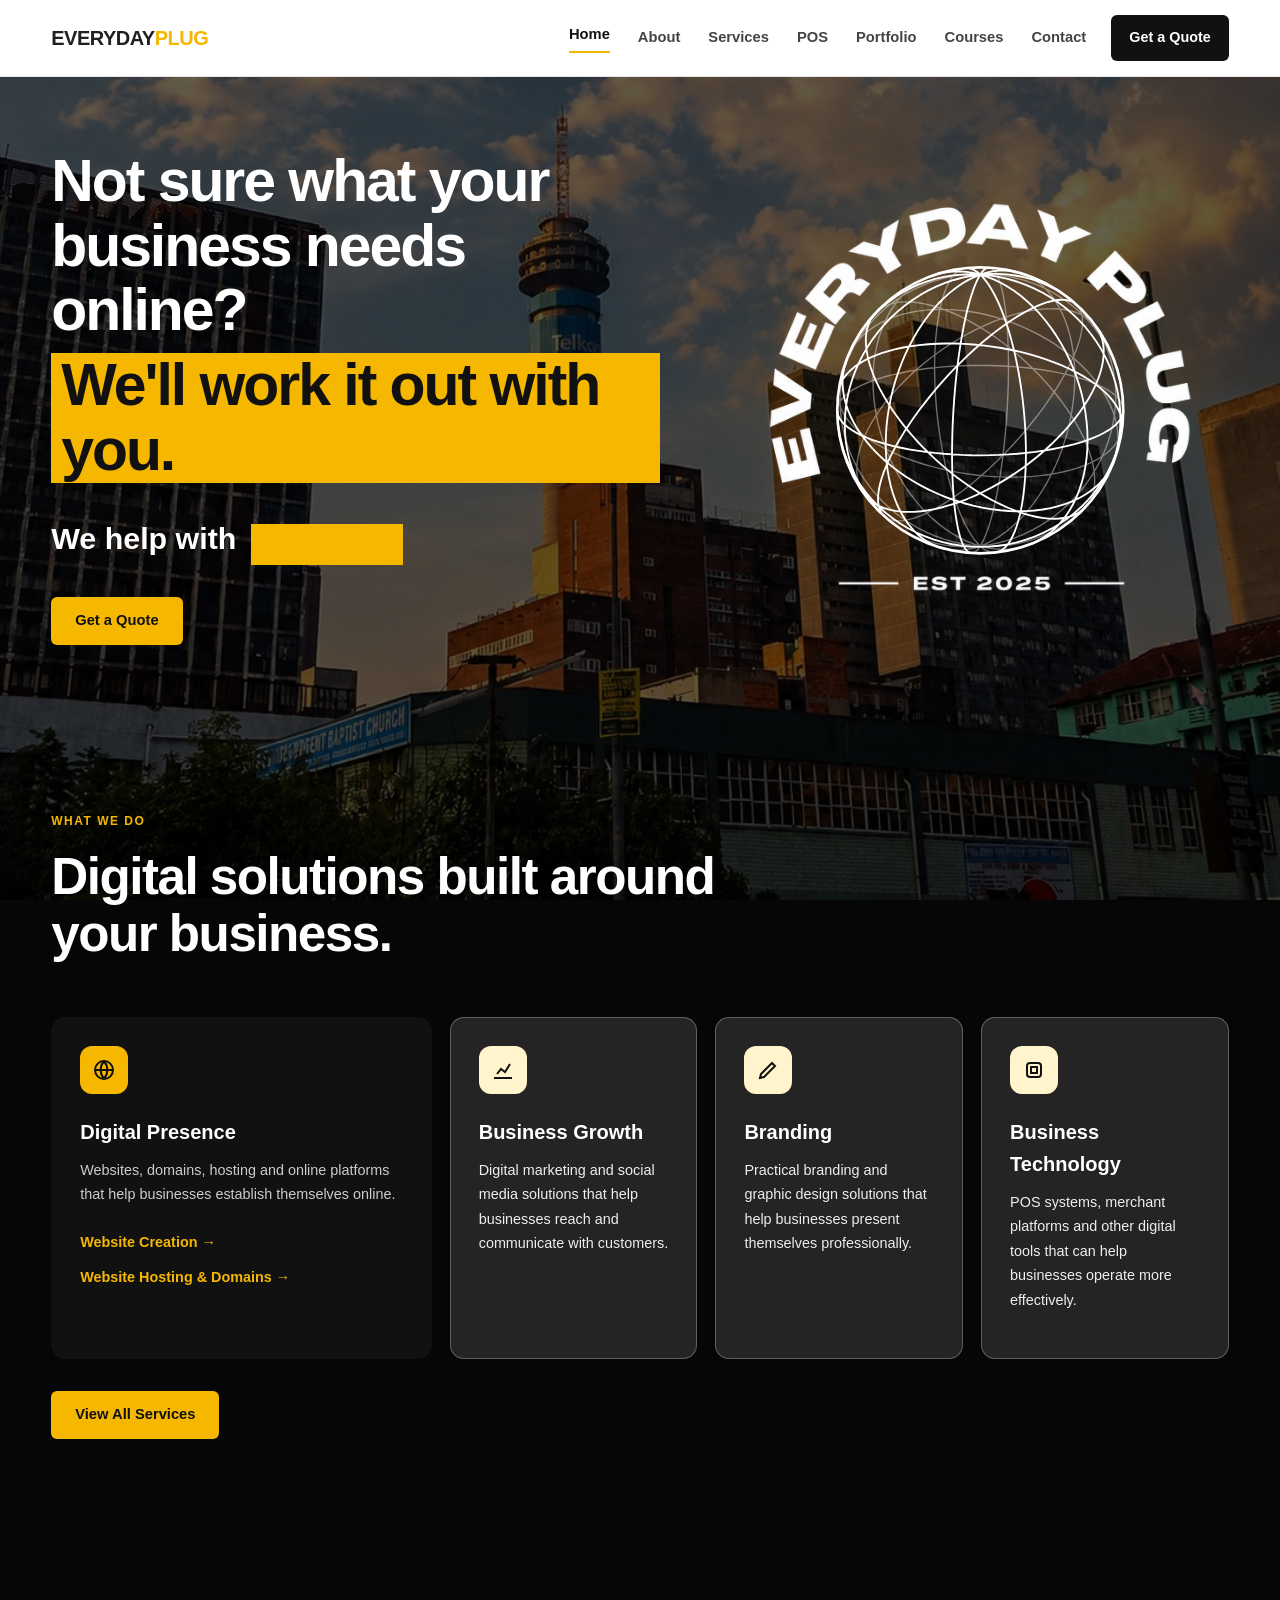
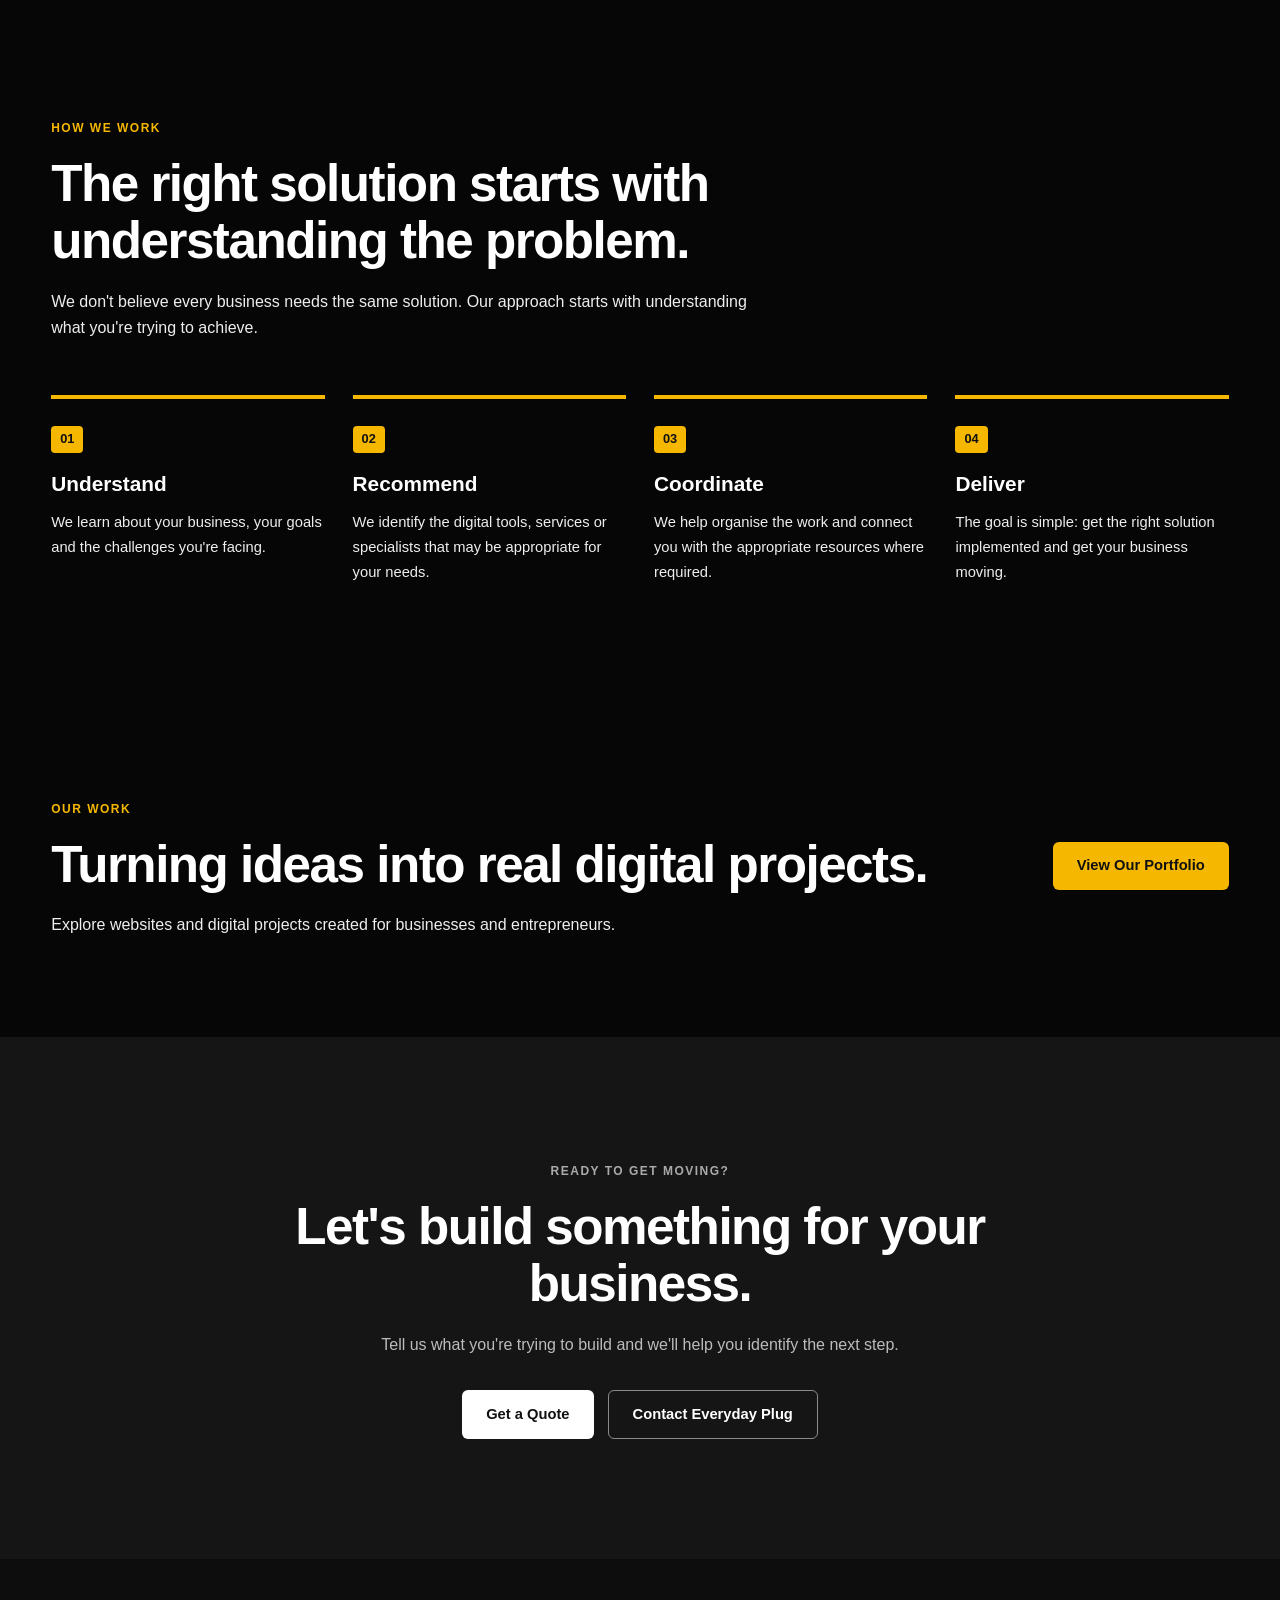
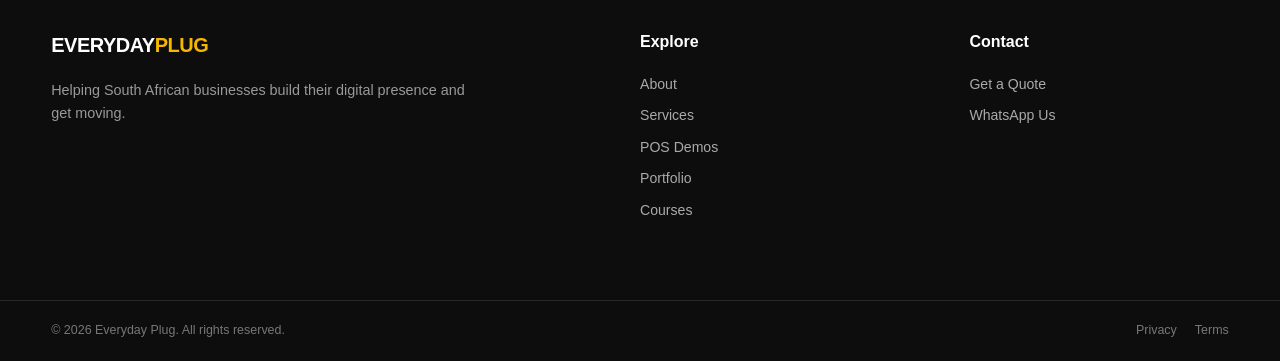
<file: index.html>
<!DOCTYPE html>
<html lang="en">
<head>
    <meta charset="UTF-8">
    <meta name="viewport" content="width=device-width, initial-scale=1.0">

    <title>Everyday Plug | Digital Solutions for Growing Businesses</title>

    <meta name="description" content="Everyday Plug helps South African businesses build their digital presence through websites, hosting, branding, marketing, business systems and digital education.">

    <link rel="icon" type="image/png" href="favicon.png">
    <link rel="apple-touch-icon" href="favicon.png">
    <link rel="stylesheet" href="style.css">
</head>

<body>

    <!-- ================= HEADER ================= -->
    <header class="site-header">
        <div class="container nav-container">

            <a href="index.html" class="logo">
                EVERYDAY<span>PLUG</span>
            </a>

            <button class="menu-toggle" id="menuToggle" aria-label="Open navigation">
                ☰
            </button>

            <nav class="navigation" id="navigation">
                <a href="index.html" class="active">Home</a>
                <a href="about.html">About</a>
                <a href="services.html">Services</a>
                <a href="https://pos.everydayplug48hr.co.za">POS</a>
                <a href="portfolio.html">Portfolio</a>
                <a href="courses.html">Courses</a>
                <a href="contact.html">Contact</a>
            </nav>

            <a href="contact.html" class="nav-button">Get a Quote</a>

        </div>
    </header>


    <!-- ================= HERO ================= -->
    <main>

                <div class="city-bg">

                <section class="hero hero-dark">

            <div class="container hero-content">

                <div class="hero-text">

                

                    <h1>
                        Not sure what your business needs online?
                        <span>We'll work it out with you.</span>
                    </h1>

                    <p class="rotator-line">
                        We help with
                        <span class="rotator"><span id="rotator-word">websites</span></span>
                    </p>

                    <div class="hero-buttons">
                        <a href="contact.html" class="btn btn-primary">
                            Get a Quote
                        </a>

                        
                    </div>

                </div>

                <div class="hero-logo-spin" role="img" aria-label="Everyday Plug">
    <img src="everyday-plug-text.png" alt="" class="logo-text">
    <canvas class="logo-globe-canvas"></canvas>
                </div>

            </div>


        </section>


        <!-- ================= WHAT WE DO (TEASER) ================= -->
        <section class="services-section">
            <div class="container">

                <div class="section-heading">
                    <span class="section-label">WHAT WE DO</span>
                    <h2>Digital solutions built around your business.</h2>
                </div>

                                <div class="pillars">

                    <article class="pillar active">
                        <button class="pillar-toggle" type="button" aria-expanded="true">
                            <span class="pillar-icon"><svg viewBox="0 0 24 24" aria-hidden="true"><circle cx="12" cy="12" r="9"/><path d="M3 12h18M12 3a14 14 0 0 1 0 18M12 3a14 14 0 0 0 0 18"/></svg></span>
                            <span class="pillar-title">Digital Presence</span>
                        </button>
                        <p>Websites, domains, hosting and online platforms that help businesses establish themselves online.</p>
                        <ul class="pillar-list">
                            <li><a href="services.html">Website Creation →</a></li>
                            <li><a href="services.html">Website Hosting &amp; Domains →</a></li>
                        </ul>
                    </article>

                    <article class="pillar">
                        <button class="pillar-toggle" type="button" aria-expanded="false">
                            <span class="pillar-icon"><svg viewBox="0 0 24 24" aria-hidden="true"><path d="M3 20h18M6 16l4-5 4 3 5-8"/></svg></span>
                            <span class="pillar-title">Business Growth</span>
                        </button>
                        <p>Digital marketing and social media solutions that help businesses reach and communicate with customers.</p>
                        <ul class="pillar-list">
                            <li><a href="services.html">Digital Marketing →</a></li>
                            <li><a href="services.html">Social Media Presence →</a></li>
                        </ul>
                    </article>

                    <article class="pillar">
                        <button class="pillar-toggle" type="button" aria-expanded="false">
                            <span class="pillar-icon"><svg viewBox="0 0 24 24" aria-hidden="true"><path d="M4 20l4-1 11-11-3-3L5 16z"/></svg></span>
                            <span class="pillar-title">Branding</span>
                        </button>
                        <p>Practical branding and graphic design solutions that help businesses present themselves professionally.</p>
                        <ul class="pillar-list">
                            <li><a href="services.html">Business Branding →</a></li>
                        </ul>
                    </article>

                    <article class="pillar">
                        <button class="pillar-toggle" type="button" aria-expanded="false">
                            <span class="pillar-icon"><svg viewBox="0 0 24 24" aria-hidden="true"><rect x="5" y="5" width="14" height="14" rx="3"/><path d="M9 9h6v6H9z"/></svg></span>
                            <span class="pillar-title">Business Technology</span>
                        </button>
                        <p>POS systems, merchant platforms and other digital tools that can help businesses operate more effectively.</p>
                        <ul class="pillar-list">
                            <li><a href="https://pos.everydayplug48hr.co.za">POS &amp; Business Systems →</a></li>
                            <li><a href="services.html">Uber Merchant Setup →</a></li>
                            <li><a href="services.html">Cybersecurity Training →</a></li>
                        </ul>
                    </article>

                </div>

                <div class="section-heading" style="margin-top: 2rem;">
                    <a href="services.html" class="btn btn-primary">View All Services</a>
                </div>

            </div>
        </section>

        
                <!-- ================= HOW WE WORK ================= -->
        <section class="how-section">
            <div class="container">

                <div class="section-heading">
                    <span class="section-label">HOW WE WORK</span>
                    <h2>The right solution starts with understanding the problem.</h2>
                    <p>
                        We don't believe every business needs the same solution.
                        Our approach starts with understanding what you're
                        trying to achieve.
                    </p>
                </div>

                <div class="steps">

                    <div class="step">
                        <span class="step-number">01</span>
                        <h3>Understand</h3>
                        <p>We learn about your business, your goals and the challenges you're facing.</p>
                    </div>

                    <div class="step">
                        <span class="step-number">02</span>
                        <h3>Recommend</h3>
                        <p>We identify the digital tools, services or specialists that may be appropriate for your needs.</p>
                    </div>

                    <div class="step">
                        <span class="step-number">03</span>
                        <h3>Coordinate</h3>
                        <p>We help organise the work and connect you with the appropriate resources where required.</p>
                    </div>

                    <div class="step">
                        <span class="step-number">04</span>
                        <h3>Deliver</h3>
                        <p>The goal is simple: get the right solution implemented and get your business moving.</p>
                    </div>

                </div>

            </div>
        </section>

        <!-- ================= PORTFOLIO TEASER ================= -->
        <section class="portfolio-section">
            <div class="container portfolio-content">

                <div>
                    <span class="section-label">OUR WORK</span>

                    <h2>
                        Turning ideas into real digital projects.
                    </h2>

                    <p>
                        Explore websites and digital projects created for
                        businesses and entrepreneurs.
                    </p>
                </div>

                <a href="portfolio.html" class="btn btn-primary">
                    View Our Portfolio
                </a>

            </div>
        </section>


        </div>

        <!-- ================= CTA ================= -->
        <section class="cta-section">
            <div class="container cta-content">

                <span class="section-label">READY TO GET MOVING?</span>

                <h2>
                    Let's build something for your business.
                </h2>

                <p>
                    Tell us what you're trying to build and we'll help you
                    identify the next step.
                </p>

                <div class="hero-buttons">
                    <a href="contact.html" class="btn btn-light">
                        Get a Quote
                    </a>

                    <a href="contact.html" class="btn btn-outline-light">
                        Contact Everyday Plug
                    </a>
                </div>

            </div>
        </section>

    </main>


    <!-- ================= FOOTER ================= -->
    <footer class="site-footer">

        <div class="container footer-grid">

            <div>
                <a href="index.html" class="footer-logo">
                    EVERYDAY<span>PLUG</span>
                </a>

                <p>
                    Helping South African businesses build their digital
                    presence and get moving.
                </p>
            </div>

            <div>
                <h4>Explore</h4>
                <a href="about.html">About</a>
                <a href="services.html">Services</a>
                <a href="https://pos.everydayplug48hr.co.za">POS Demos</a>
                <a href="portfolio.html">Portfolio</a>
                <a href="courses.html">Courses</a>
            </div>

            <div>
                <h4>Contact</h4>
                <a href="contact.html">Get a Quote</a>
                <a href="contact.html">WhatsApp Us</a>
            </div>

        </div>

        <div class="footer-bottom">
            <div class="container">
                <p>
                    © 2026 Everyday Plug. All rights reserved.
                </p>

                <div>
                    <a href="privacy.html">Privacy</a>
                    <a href="terms.html">Terms</a>
                </div>
            </div>
        </div>

    </footer>


    <script src="script.js"></script>

</body>
</html>
</file>
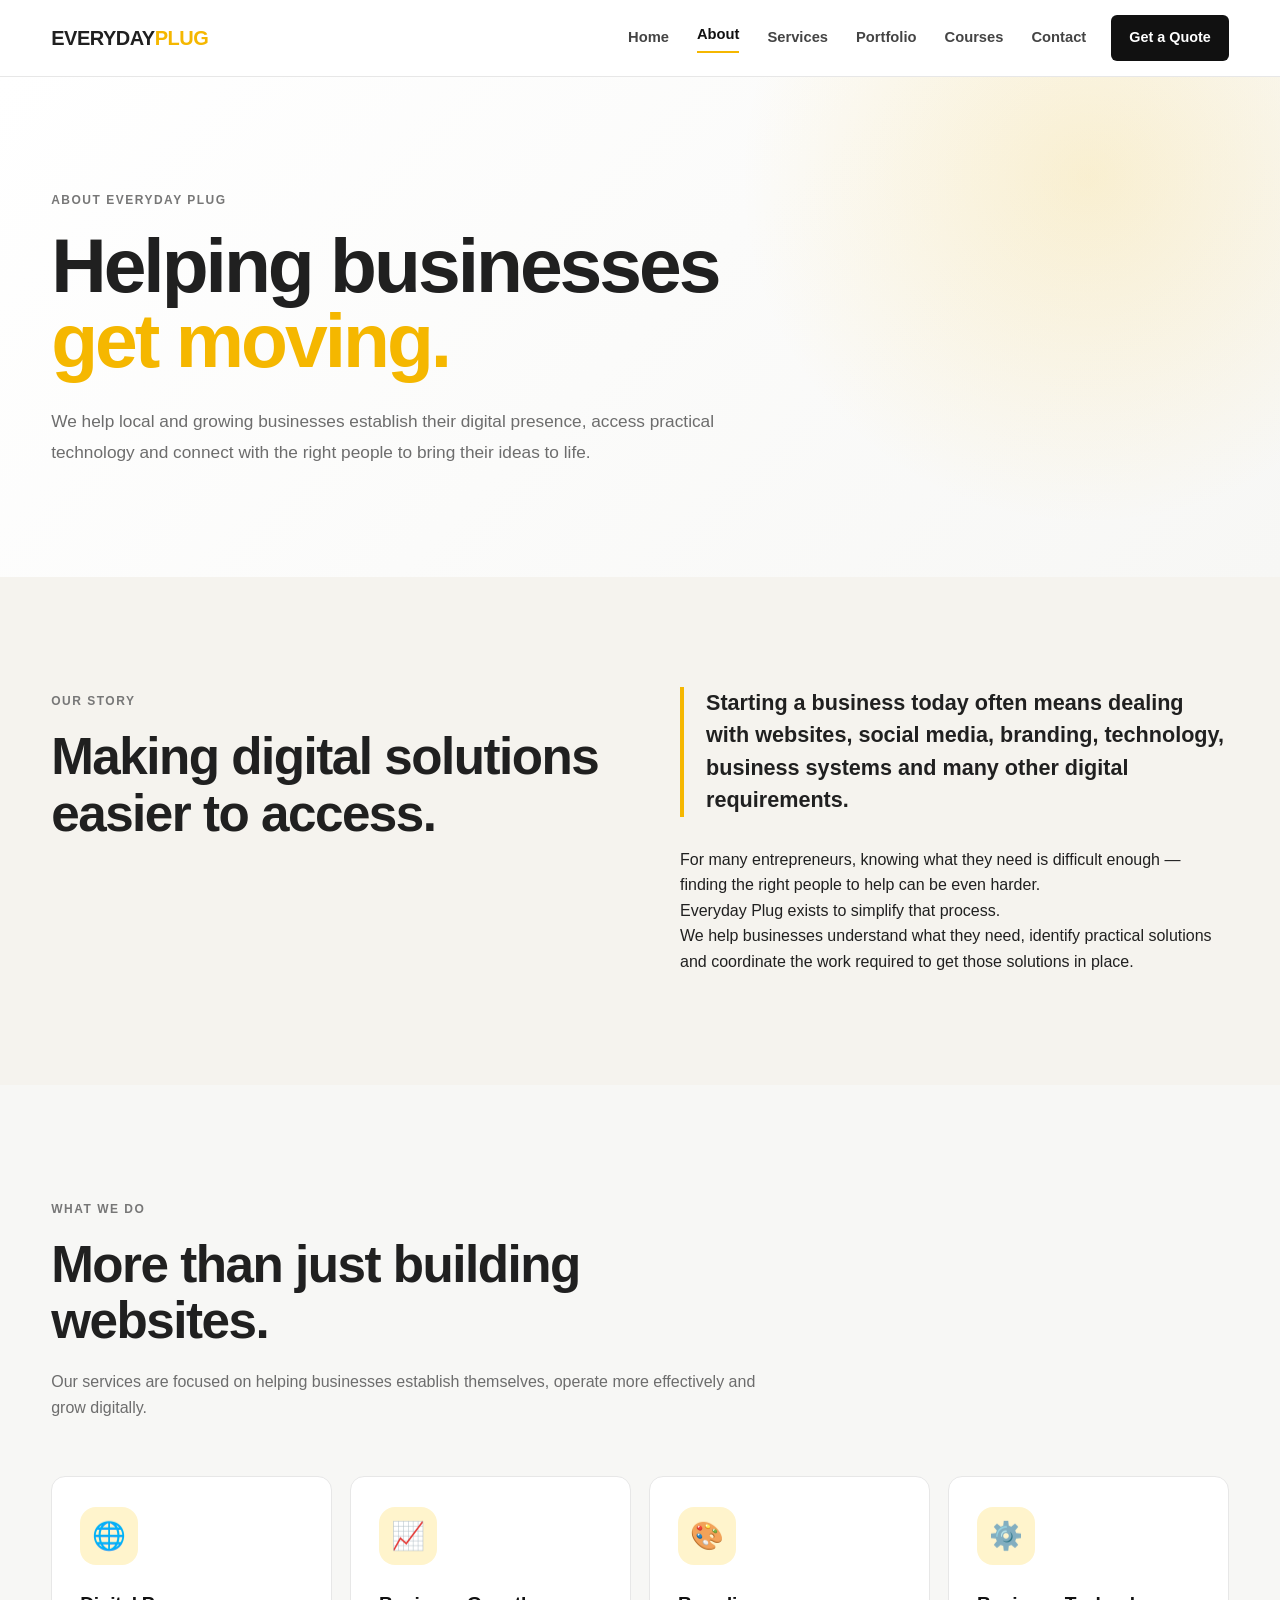
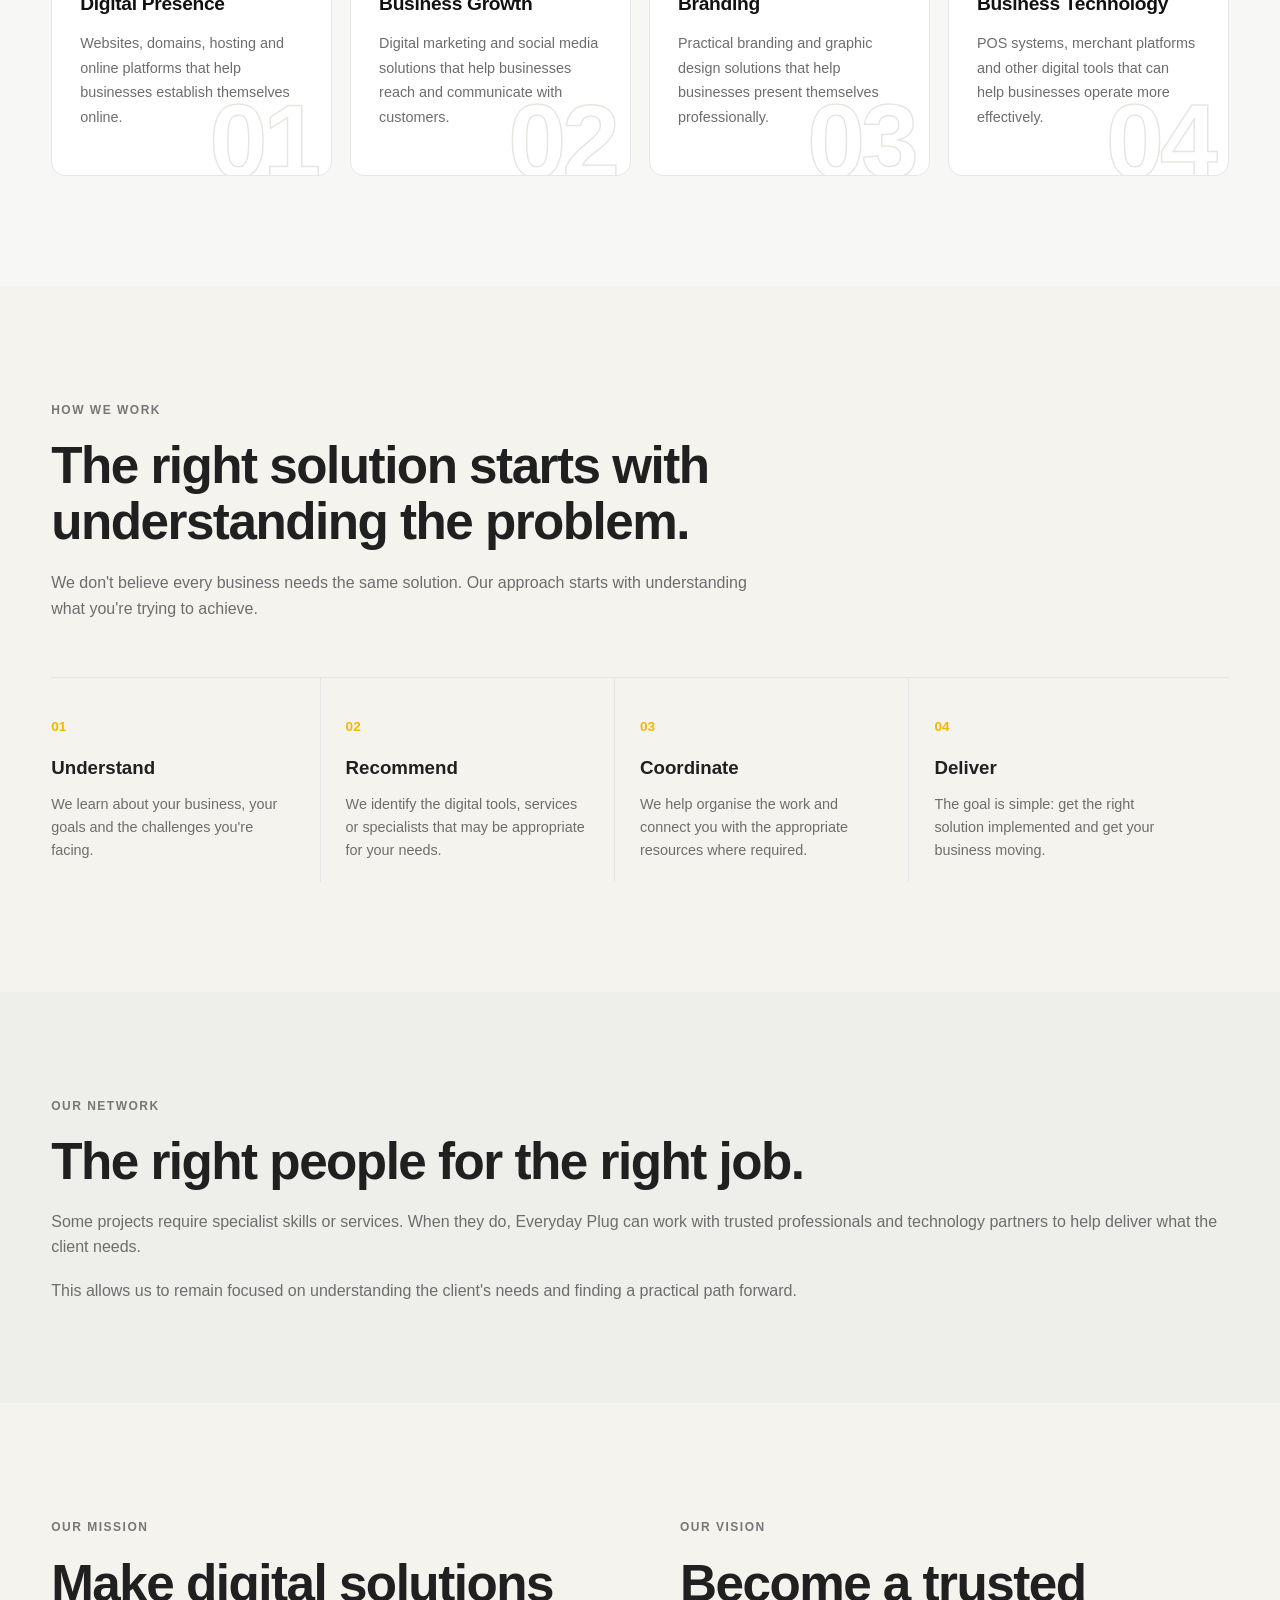
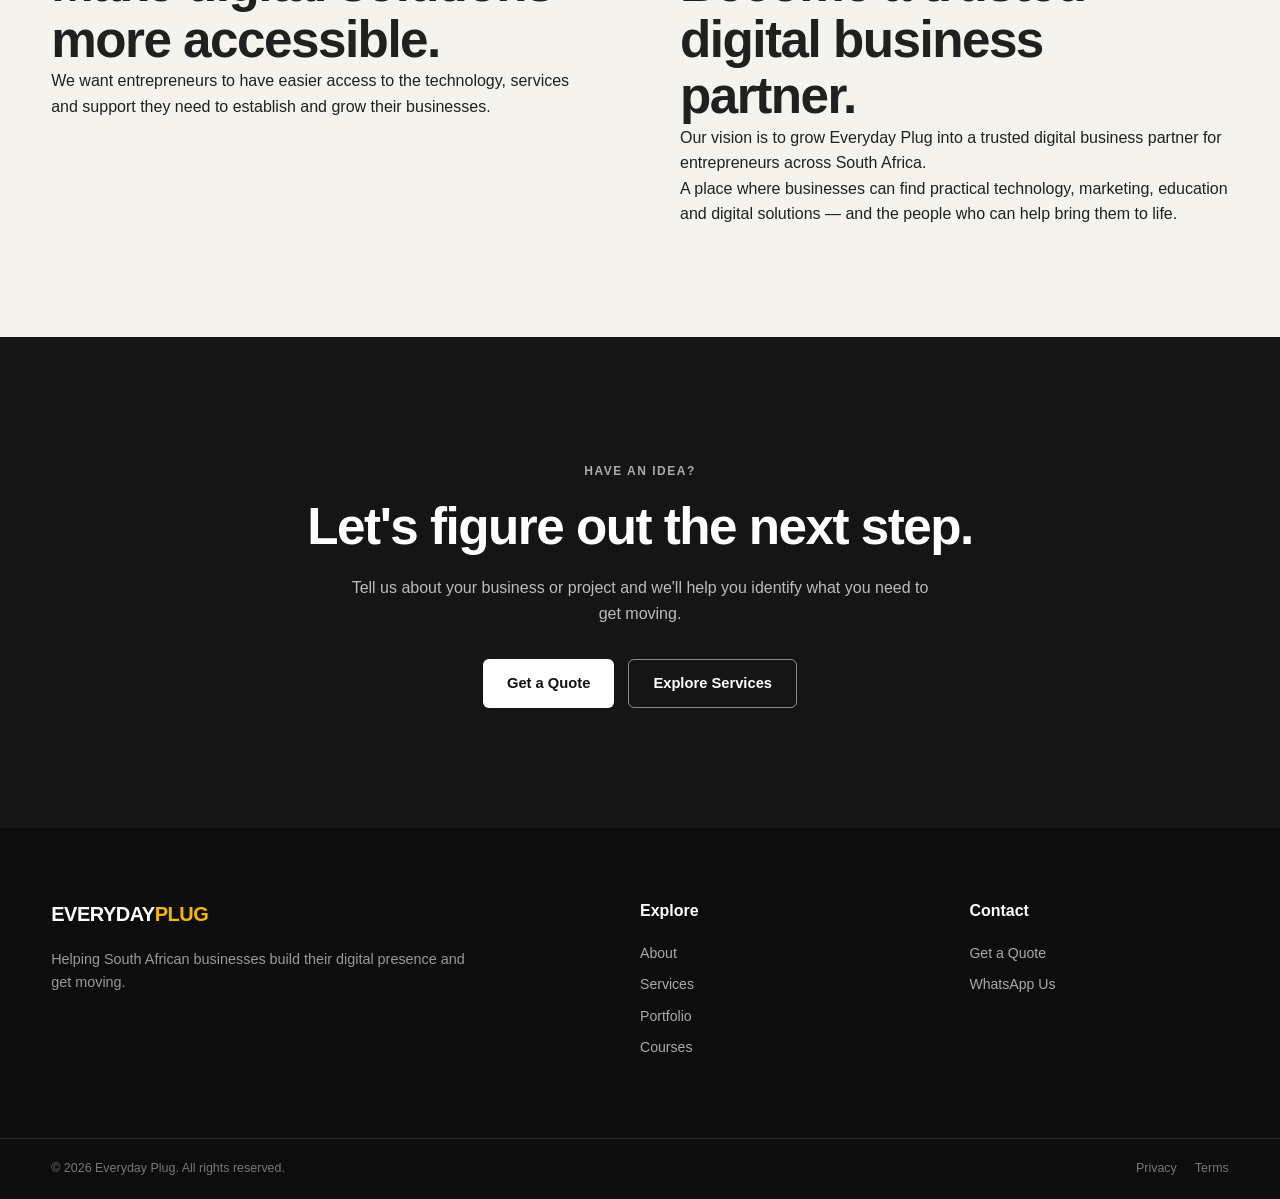
<file: about.html>
<!DOCTYPE html>
<html lang="en">
<head>
    <meta charset="UTF-8">
    <meta name="viewport" content="width=device-width, initial-scale=1.0">

    <title>About Everyday Plug | Your Digital Business Partner</title>

    <meta name="description" content="Learn about Everyday Plug, a South African digital solutions business helping local and growing businesses establish their digital presence and access practical technology solutions.">

    <link rel="stylesheet" href="style.css">
</head>

<body>

    <!-- ================= HEADER ================= -->

    <header class="site-header">

        <div class="container nav-container">

            <a href="index.html" class="logo">
                EVERYDAY<span>PLUG</span>
            </a>

            <button class="menu-toggle" id="menuToggle" aria-label="Open navigation">
                ☰
            </button>

            <nav class="navigation" id="navigation">
                <a href="index.html">Home</a>
                <a href="about.html" class="active">About</a>
                <a href="services.html">Services</a>
                <a href="portfolio.html">Portfolio</a>
                <a href="courses.html">Courses</a>
                <a href="contact.html">Contact</a>
            </nav>

            <a href="contact.html" class="nav-button">
                Get a Quote
            </a>

        </div>

    </header>


    <!-- ================= PAGE HERO ================= -->

    <main>

        <section class="hero page-hero">

            <div class="container">

                <span class="eyebrow">
                    ABOUT EVERYDAY PLUG
                </span>

                <h1>
                    Helping businesses
                    <span>get moving.</span>
                </h1>

                <p>
                    We help local and growing businesses establish their
                    digital presence, access practical technology and connect
                    with the right people to bring their ideas to life.
                </p>

            </div>

        </section>


        <!-- ================= OUR STORY ================= -->

        <section class="intro-section">

            <div class="container intro-grid">

                <div>

                    <span class="section-label">
                        OUR STORY
                    </span>

                    <h2>
                        Making digital solutions easier to access.
                    </h2>

                </div>

                <div>

                    <p>
                        Starting a business today often means dealing with
                        websites, social media, branding, technology,
                        business systems and many other digital requirements.
                    </p>

                    <p>
                        For many entrepreneurs, knowing what they need is
                        difficult enough — finding the right people to help
                        can be even harder.
                    </p>

                    <p>
                        Everyday Plug exists to simplify that process.
                    </p>

                    <p>
                        We help businesses understand what they need, identify
                        practical solutions and coordinate the work required
                        to get those solutions in place.
                    </p>

                </div>

            </div>

        </section>


        <!-- ================= WHAT WE DO ================= -->

        <section class="services-section">

            <div class="container">

                <div class="section-heading">

                    <span class="section-label">
                        WHAT WE DO
                    </span>

                    <h2>
                        More than just building websites.
                    </h2>

                    <p>
                        Our services are focused on helping businesses establish
                        themselves, operate more effectively and grow digitally.
                    </p>

                </div>


                <div class="services-grid">

                    <article class="service-card">

                        <div class="service-icon">🌐</div>

                        <h3>
                            Digital Presence
                        </h3>

                        <p>
                            Websites, domains, hosting and online platforms
                            that help businesses establish themselves online.
                        </p>

                    </article>


                    <article class="service-card">

                        <div class="service-icon">📈</div>

                        <h3>
                            Business Growth
                        </h3>

                        <p>
                            Digital marketing and social media solutions that
                            help businesses reach and communicate with customers.
                        </p>

                    </article>


                    <article class="service-card">

                        <div class="service-icon">🎨</div>

                        <h3>
                            Branding
                        </h3>

                        <p>
                            Practical branding and graphic design solutions
                            that help businesses present themselves professionally.
                        </p>

                    </article>


                    <article class="service-card">

                        <div class="service-icon">⚙️</div>

                        <h3>
                            Business Technology
                        </h3>

                        <p>
                            POS systems, merchant platforms and other digital
                            tools that can help businesses operate more effectively.
                        </p>

                    </article>

                </div>

            </div>

        </section>


        <!-- ================= HOW WE WORK ================= -->

        <section class="process-section">

            <div class="container">

                <div class="section-heading">

                    <span class="section-label">
                        HOW WE WORK
                    </span>

                    <h2>
                        The right solution starts with understanding the problem.
                    </h2>

                    <p>
                        We don't believe every business needs the same solution.
                        Our approach starts with understanding what you're trying
                        to achieve.
                    </p>

                </div>


                <div class="process-grid">

                    <div class="process-step">

                        <span>01</span>

                        <h3>
                            Understand
                        </h3>

                        <p>
                            We learn about your business, your goals and
                            the challenges you're facing.
                        </p>

                    </div>


                    <div class="process-step">

                        <span>02</span>

                        <h3>
                            Recommend
                        </h3>

                        <p>
                            We identify the digital tools, services or
                            specialists that may be appropriate for your needs.
                        </p>

                    </div>


                    <div class="process-step">

                        <span>03</span>

                        <h3>
                            Coordinate
                        </h3>

                        <p>
                            We help organise the work and connect you with
                            the appropriate resources where required.
                        </p>

                    </div>


                    <div class="process-step">

                        <span>04</span>

                        <h3>
                            Deliver
                        </h3>

                        <p>
                            The goal is simple: get the right solution
                            implemented and get your business moving.
                        </p>

                    </div>

                </div>

            </div>

        </section>


        <!-- ================= PARTNER MODEL ================= -->

        <section class="portfolio-section">

            <div class="container portfolio-content">

                <div>

                    <span class="section-label">
                        OUR NETWORK
                    </span>

                    <h2>
                        The right people for the right job.
                    </h2>

                    <p>
                        Some projects require specialist skills or services.
                        When they do, Everyday Plug can work with trusted
                        professionals and technology partners to help deliver
                        what the client needs.
                    </p>

                    <p>
                        This allows us to remain focused on understanding
                        the client's needs and finding a practical path
                        forward.
                    </p>

                </div>

            </div>

        </section>


        <!-- ================= MISSION & VISION ================= -->

        <section class="intro-section">

            <div class="container intro-grid">

                <div>

                    <span class="section-label">
                        OUR MISSION
                    </span>

                    <h2>
                        Make digital solutions more accessible.
                    </h2>

                    <p>
                        We want entrepreneurs to have easier access to the
                        technology, services and support they need to establish
                        and grow their businesses.
                    </p>

                </div>


                <div>

                    <span class="section-label">
                        OUR VISION
                    </span>

                    <h2>
                        Become a trusted digital business partner.
                    </h2>

                    <p>
                        Our vision is to grow Everyday Plug into a trusted
                        digital business partner for entrepreneurs across
                        South Africa.
                    </p>

                    <p>
                        A place where businesses can find practical technology,
                        marketing, education and digital solutions — and the
                        people who can help bring them to life.
                    </p>

                </div>

            </div>

        </section>


        <!-- ================= CTA ================= -->

        <section class="cta-section">

            <div class="container cta-content">

                <span class="section-label">
                    HAVE AN IDEA?
                </span>

                <h2>
                    Let's figure out the next step.
                </h2>

                <p>
                    Tell us about your business or project and we'll help
                    you identify what you need to get moving.
                </p>

                <div class="hero-buttons">

                    <a href="contact.html" class="btn btn-light">
                        Get a Quote
                    </a>

                    <a href="services.html" class="btn btn-outline-light">
                        Explore Services
                    </a>

                </div>

            </div>

        </section>

    </main>


    <!-- ================= FOOTER ================= -->

    <footer class="site-footer">

        <div class="container footer-grid">

            <div>

                <a href="index.html" class="footer-logo">
                    EVERYDAY<span>PLUG</span>
                </a>

                <p>
                    Helping South African businesses build their digital
                    presence and get moving.
                </p>

            </div>


            <div>

                <h4>
                    Explore
                </h4>

                <a href="about.html">About</a>
                <a href="services.html">Services</a>
                <a href="portfolio.html">Portfolio</a>
                <a href="courses.html">Courses</a>

            </div>


            <div>

                <h4>
                    Contact
                </h4>

                <a href="contact.html">
                    Get a Quote
                </a>

                <a href="contact.html">
                    WhatsApp Us
                </a>

            </div>

        </div>


        <div class="footer-bottom">

            <div class="container">

                <p>
                    © 2026 Everyday Plug. All rights reserved.
                </p>

                <div>
                    <a href="privacy.html">Privacy</a>
                    <a href="terms.html">Terms</a>
                </div>

            </div>

        </div>

    </footer>


    <script src="script.js"></script>

</body>
</html>
</file>
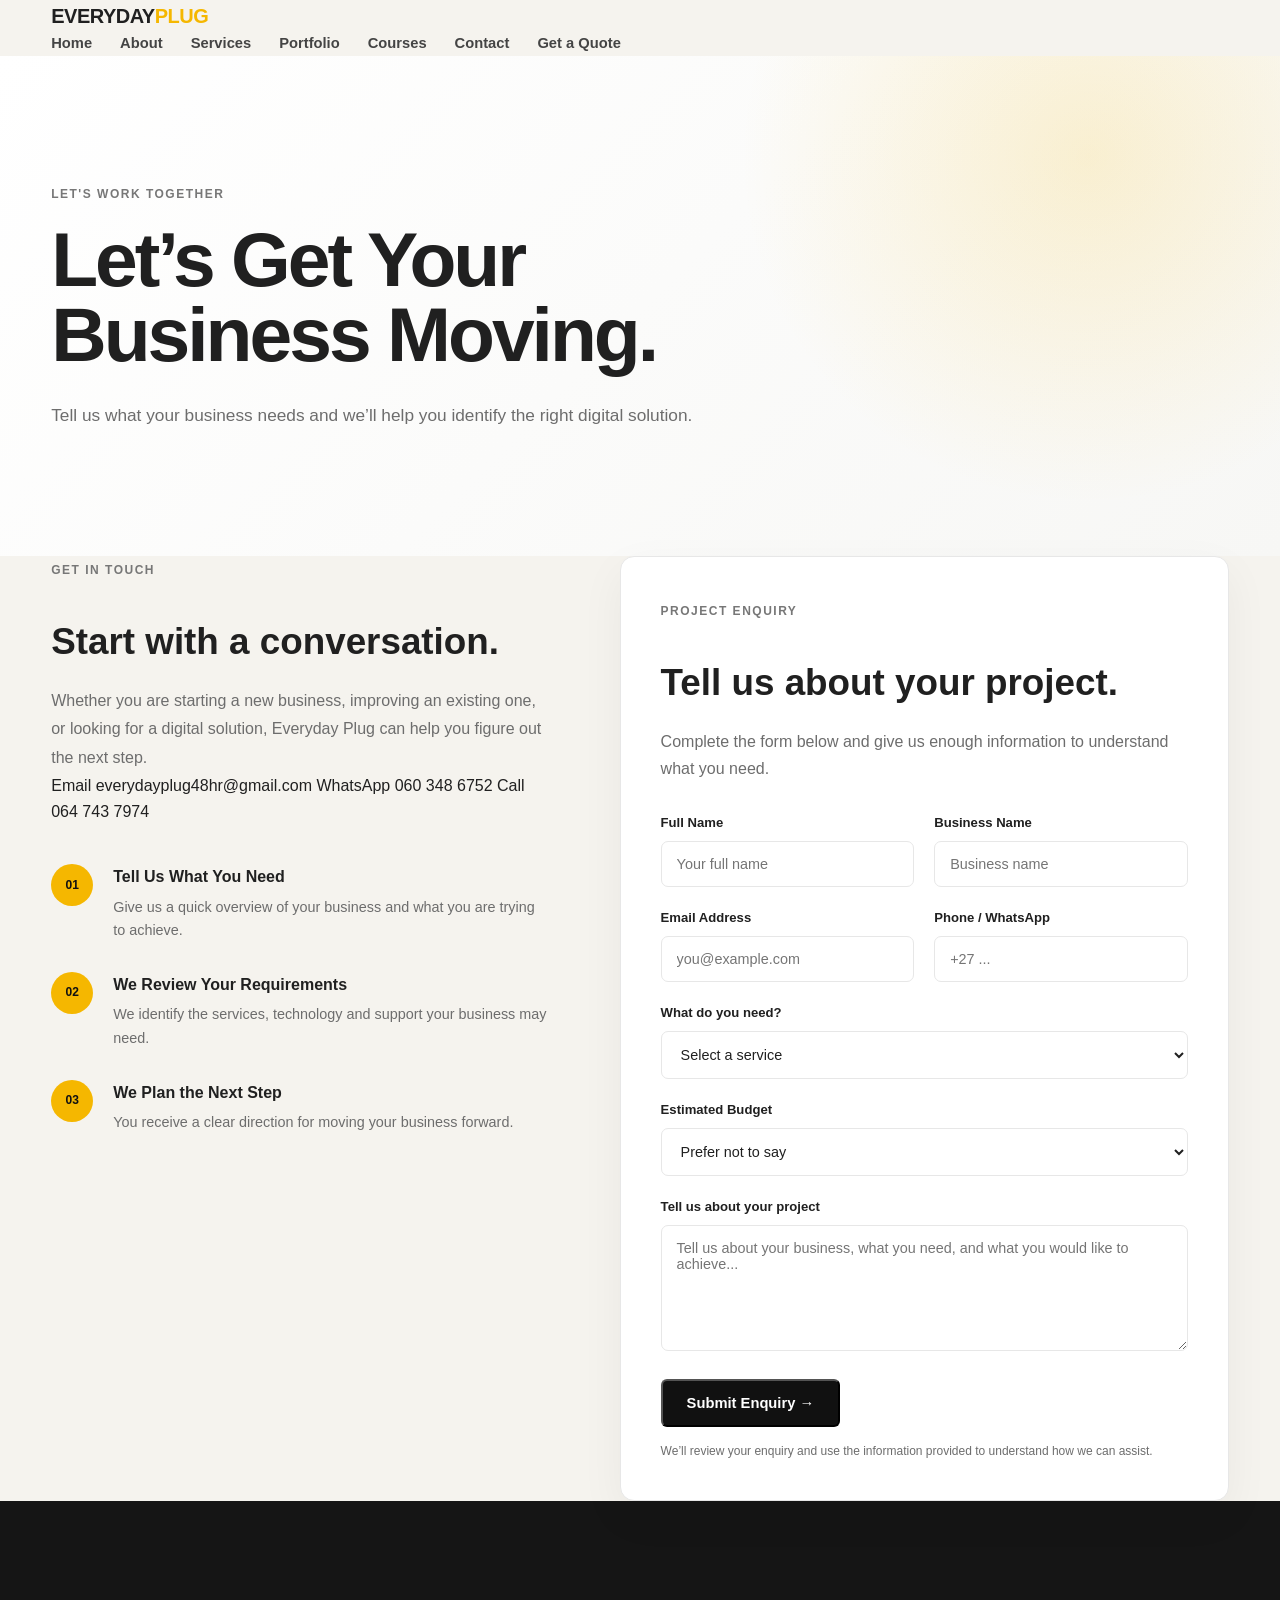
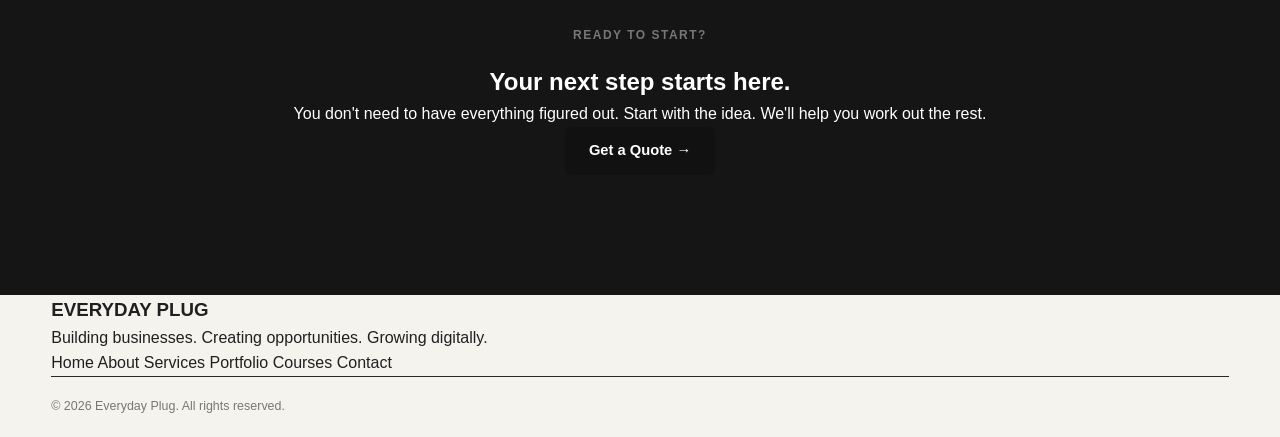
<file: contact.html>
<!DOCTYPE html>
<html lang="en">
<head>
    <meta charset="UTF-8">
    <meta name="viewport" content="width=device-width, initial-scale=1.0">

    <title>Contact | Everyday Plug</title>
    <meta name="description" content="Get in touch with Everyday Plug for websites, hosting, digital marketing, branding, business systems and digital solutions.">

    <link rel="stylesheet" href="style.css">
</head>

<body>

<header class="header">
    <div class="container header-inner">

        <a href="index.html" class="logo">
            EVERYDAY<span>PLUG</span>
        </a>

        <button class="menu-toggle" id="menuToggle">☰</button>

        <nav class="navigation" id="navigation">
            <a href="index.html">Home</a>
            <a href="about.html">About</a>
            <a href="services.html">Services</a>
            <a href="portfolio.html">Portfolio</a>
            <a href="courses.html">Courses</a>
            <a href="contact.html">Contact</a>
            <a href="quotation.html" class="nav-cta">Get a Quote</a>
        </nav>

    </div>
</header>


<main>

    <!-- PAGE HERO -->
    <section class="hero page-hero">
        <div class="container">

            <span class="eyebrow">LET'S WORK TOGETHER</span>

            <h1>
                Let’s Get Your Business Moving.
            </h1>

            <p>
                Tell us what your business needs and we’ll help you
                identify the right digital solution.
            </p>

        </div>
    </section>


    <!-- CONTACT SECTION -->
    <section class="section">
        <div class="container">

            <div class="contact-layout">

                <!-- CONTACT INFORMATION -->
                <div class="contact-info">

                    <span class="eyebrow">GET IN TOUCH</span>

                    <h2>
                        Start with a conversation.
                    </h2>

                    <p>
                        Whether you are starting a new business, improving
                        an existing one, or looking for a digital solution,
                        Everyday Plug can help you figure out the next step.
                    </p>
                    <div class="contact-details">

                        <a href="mailto:everydayplug48hr@gmail.com" class="contact-detail">
                            <span>Email</span>
                            everydayplug48hr@gmail.com
                        </a>

                        <a href="https://wa.me/27603486752" class="contact-detail" target="_blank" rel="noopener">
                            <span>WhatsApp</span>
                            060 348 6752
                        </a>

                        <a href="tel:+27647437974" class="contact-detail">
                            <span>Call</span>
                            064 743 7974
                        </a>

                    </div>
                    <div class="contact-points">

                        <div class="contact-point">
                            <span class="contact-icon">01</span>
                            <div>
                                <h3>Tell Us What You Need</h3>
                                <p>
                                    Give us a quick overview of your business
                                    and what you are trying to achieve.
                                </p>
                            </div>
                        </div>

                        <div class="contact-point">
                            <span class="contact-icon">02</span>
                            <div>
                                <h3>We Review Your Requirements</h3>
                                <p>
                                    We identify the services, technology and
                                    support your business may need.
                                </p>
                            </div>
                        </div>

                        <div class="contact-point">
                            <span class="contact-icon">03</span>
                            <div>
                                <h3>We Plan the Next Step</h3>
                                <p>
                                    You receive a clear direction for moving
                                    your business forward.
                                </p>
                            </div>
                        </div>

                    </div>

                </div>


                <!-- ENQUIRY FORM -->
                <div class="contact-form-card">

                    <span class="eyebrow">PROJECT ENQUIRY</span>

                    <h2>Tell us about your project.</h2>

                    <p class="form-intro">
                        Complete the form below and give us enough information
                        to understand what you need.
                    </p>

                    <form id="contactForm">

                        <div class="form-row">

                            <div class="form-group">
                                <label for="name">Full Name</label>
                                <input
                                    type="text"
                                    id="name"
                                    name="name"
                                    placeholder="Your full name"
                                    required
                                >
                            </div>

                            <div class="form-group">
                                <label for="business">Business Name</label>
                                <input
                                    type="text"
                                    id="business"
                                    name="business"
                                    placeholder="Business name"
                                >
                            </div>

                        </div>


                        <div class="form-row">

                            <div class="form-group">
                                <label for="email">Email Address</label>
                                <input
                                    type="email"
                                    id="email"
                                    name="email"
                                    placeholder="you@example.com"
                                    required
                                >
                            </div>

                            <div class="form-group">
                                <label for="phone">Phone / WhatsApp</label>
                                <input
                                    type="tel"
                                    id="phone"
                                    name="phone"
                                    placeholder="+27 ..."
                                    required
                                >
                            </div>

                        </div>


                        <div class="form-group">

                            <label for="service">What do you need?</label>

                            <select id="service" name="service" required>

                                <option value="">Select a service</option>

                                <option value="Website Creation">
                                    Website Creation
                                </option>

                                <option value="Hosting & Domain Setup">
                                    Hosting & Domain Setup
                                </option>

                                <option value="Digital Marketing">
                                    Digital Marketing
                                </option>

                                <option value="Social Media Presence">
                                    Social Media Presence
                                </option>

                                <option value="Business Branding">
                                    Business Branding & Graphic Design
                                </option>

                                <option value="POS & Business Systems">
                                    POS & Business Systems
                                </option>

                                <option value="Uber Merchant Setup">
                                    Uber Merchant Setup
                                </option>

                                <option value="Cybersecurity Training">
                                    Cybersecurity Training
                                </option>

                                <option value="Web Development Courses">
                                    Web Development Courses
                                </option>

                                <option value="Other">
                                    Something Else
                                </option>

                            </select>

                        </div>


                        <div class="form-group">

                            <label for="budget">Estimated Budget</label>

                            <select id="budget" name="budget">

                                <option value="">Prefer not to say</option>

                                <option value="Under R1,000">
                                    Under R1,000
                                </option>

                                <option value="R1,000 - R3,000">
                                    R1,000 - R3,000
                                </option>

                                <option value="R3,000 - R5,000">
                                    R3,000 - R5,000
                                </option>

                                <option value="R5,000+">
                                    R5,000+
                                </option>

                                <option value="Not sure">
                                    I'm not sure yet
                                </option>

                            </select>

                        </div>


                        <div class="form-group">

                            <label for="message">
                                Tell us about your project
                            </label>

                            <textarea
                                id="message"
                                name="message"
                                rows="6"
                                placeholder="Tell us about your business, what you need, and what you would like to achieve..."
                                required
                            ></textarea>

                        </div>


                        <button type="submit" class="btn btn-primary">
                            Submit Enquiry →
                        </button>

                        <p class="form-note">
                            We’ll review your enquiry and use the information
                            provided to understand how we can assist.
                        </p>

                    </form>

                </div>

            </div>

        </div>
    </section>


    <!-- FINAL CTA -->
    <section class="cta-section">
        <div class="container">

            <span class="eyebrow">READY TO START?</span>

            <h2>
                Your next step starts here.
            </h2>

            <p>
                You don't need to have everything figured out.
                Start with the idea. We'll help you work out the rest.
            </p>

            <a href="quotation.html" class="btn btn-primary">
                Get a Quote →
            </a>

        </div>
    </section>

</main>


<footer class="footer">

    <div class="container footer-inner">

        <div>
            <h3>EVERYDAY PLUG</h3>
            <p>
                Building businesses. Creating opportunities.
                Growing digitally.
            </p>
        </div>

        <div class="footer-links">
            <a href="index.html">Home</a>
            <a href="about.html">About</a>
            <a href="services.html">Services</a>
            <a href="portfolio.html">Portfolio</a>
            <a href="courses.html">Courses</a>
            <a href="contact.html">Contact</a>
        </div>

    </div>

    <div class="container footer-bottom">
        <p>
            © 2026 Everyday Plug. All rights reserved.
        </p>
    </div>

</footer>


<script src="script.js"></script>

</body>
</html>
</file>
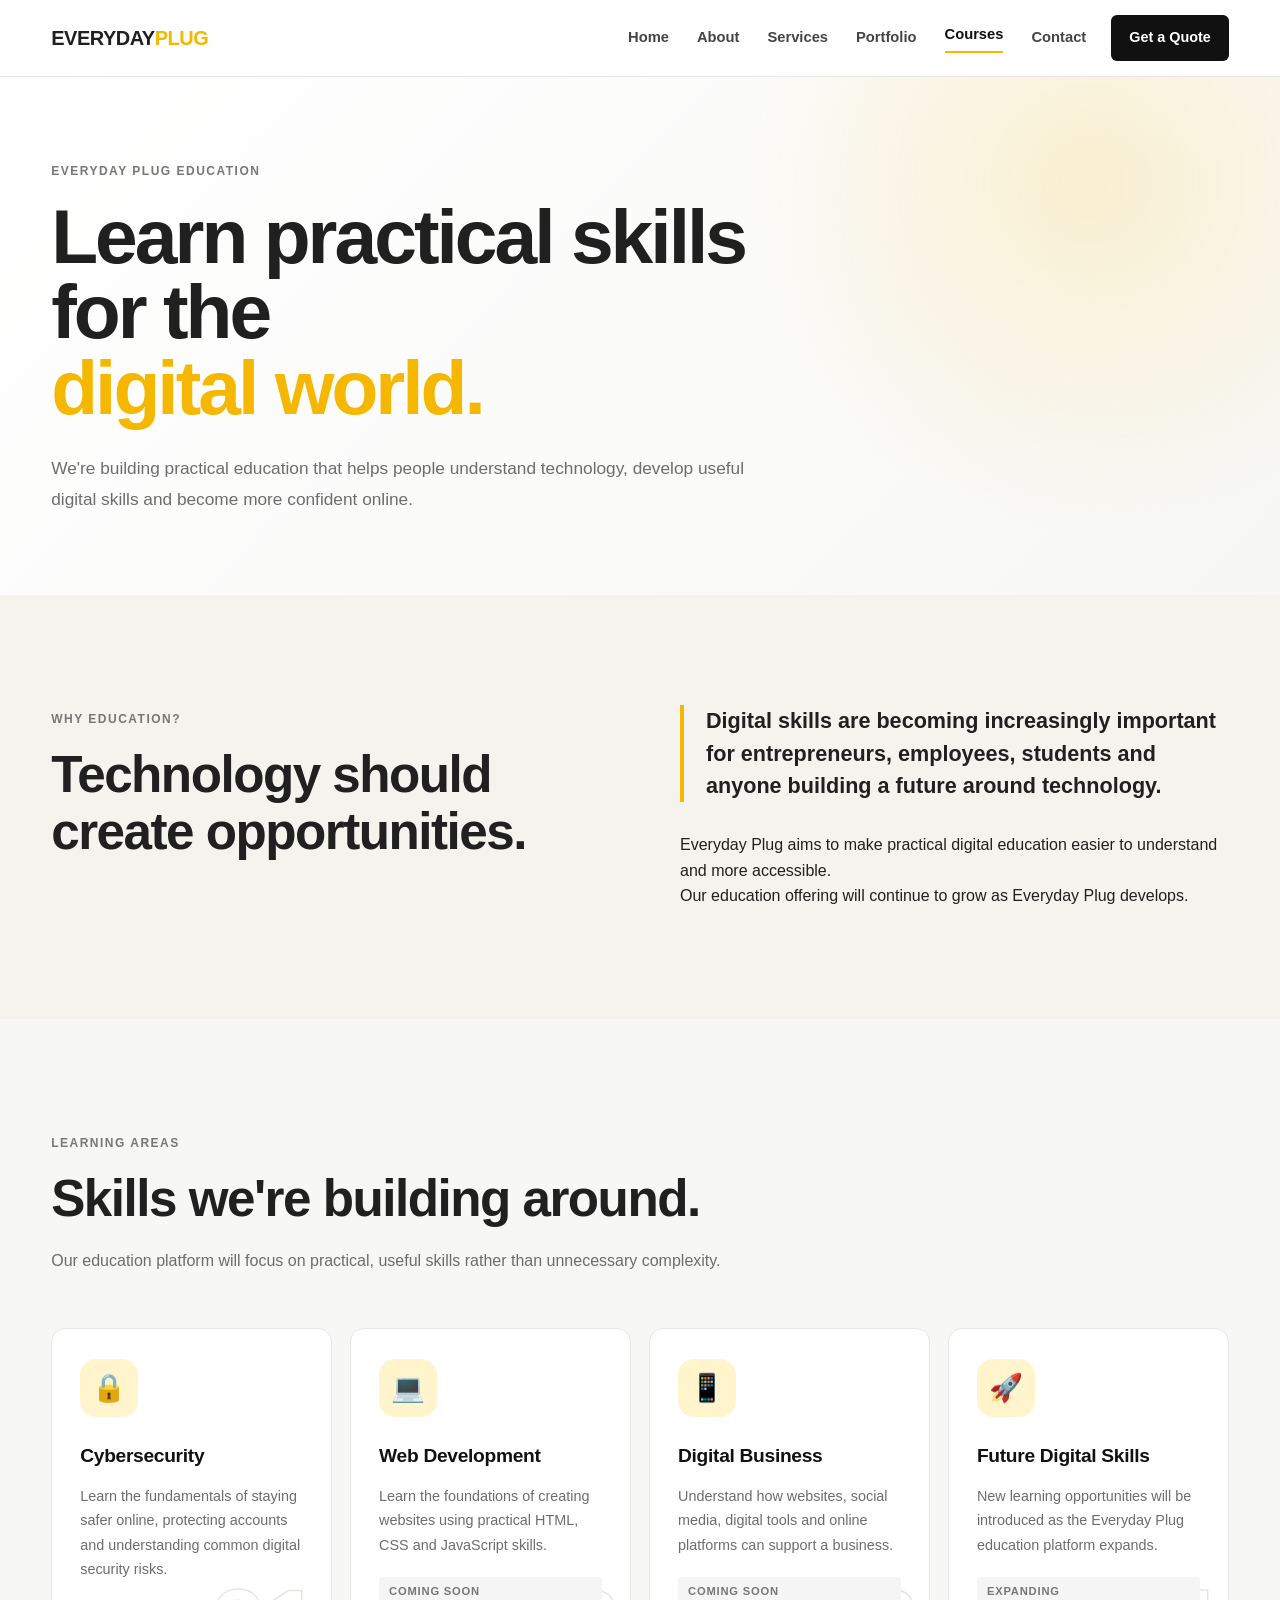
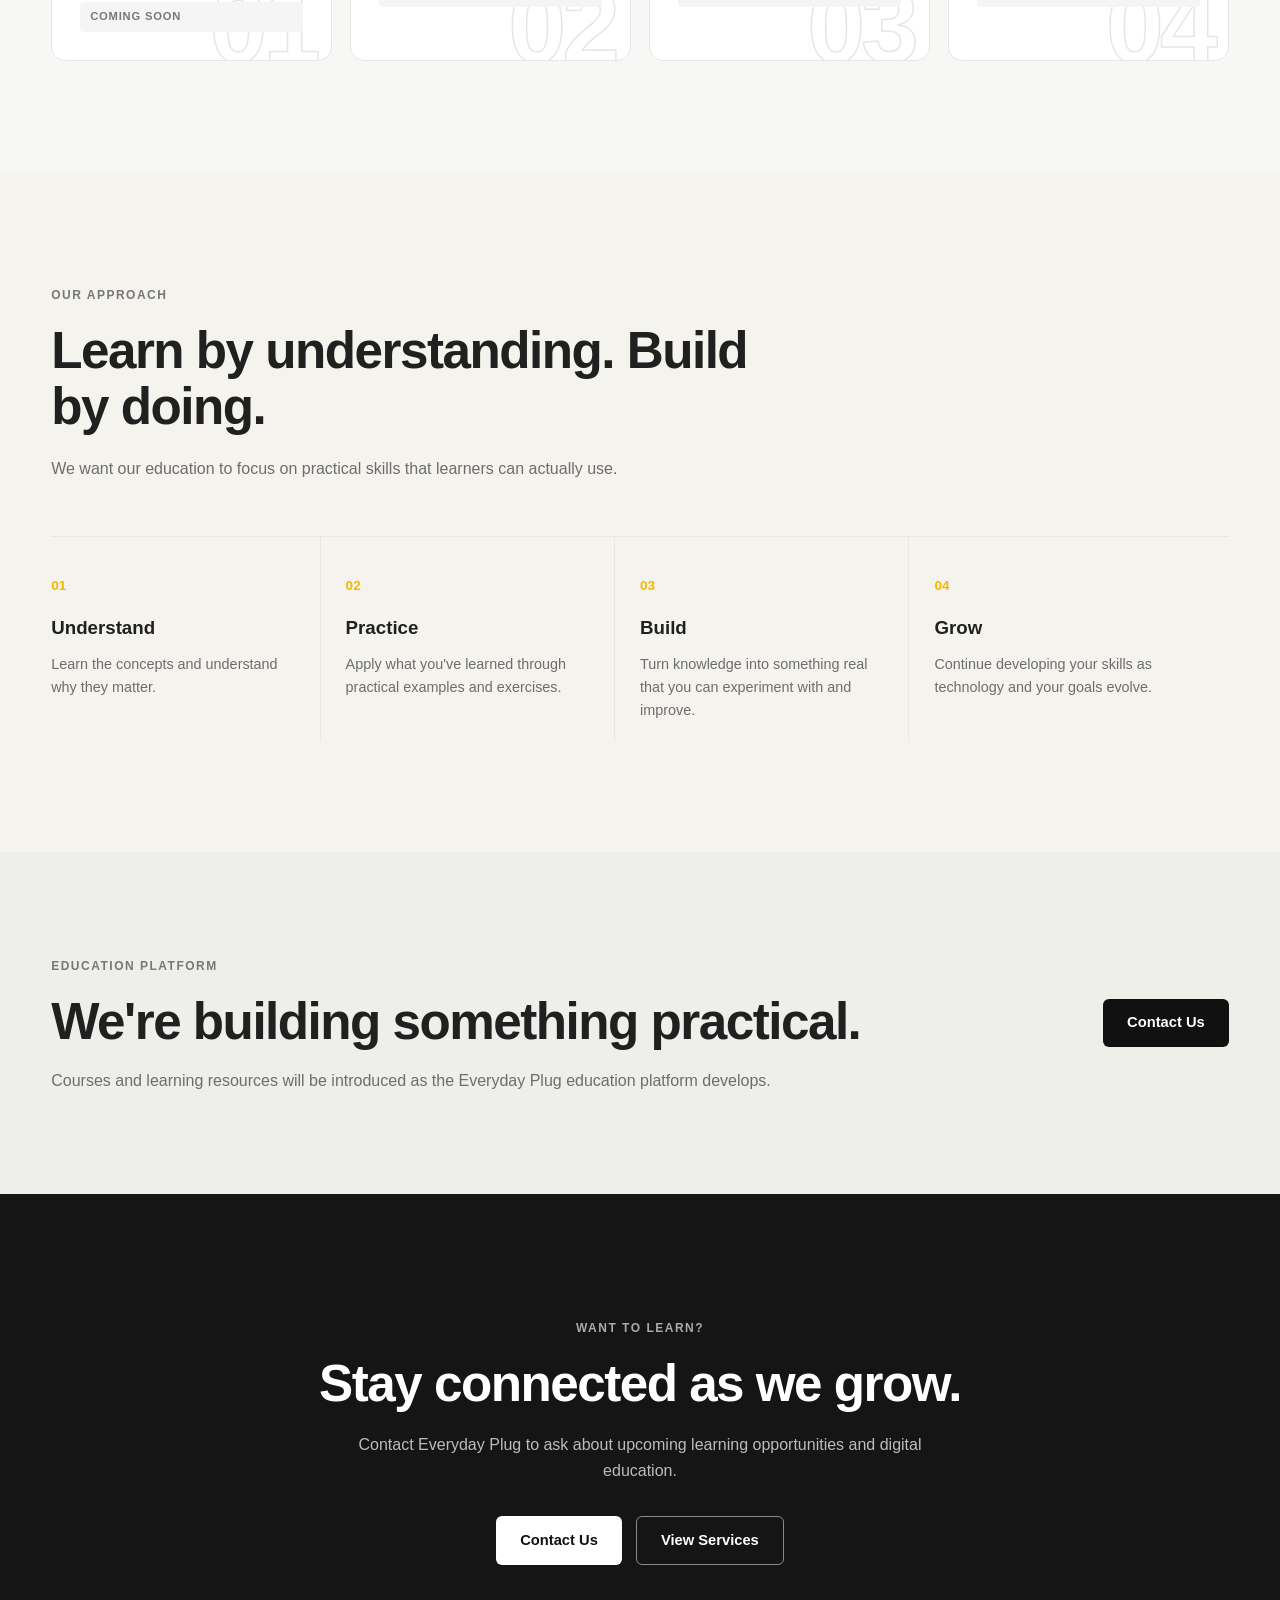
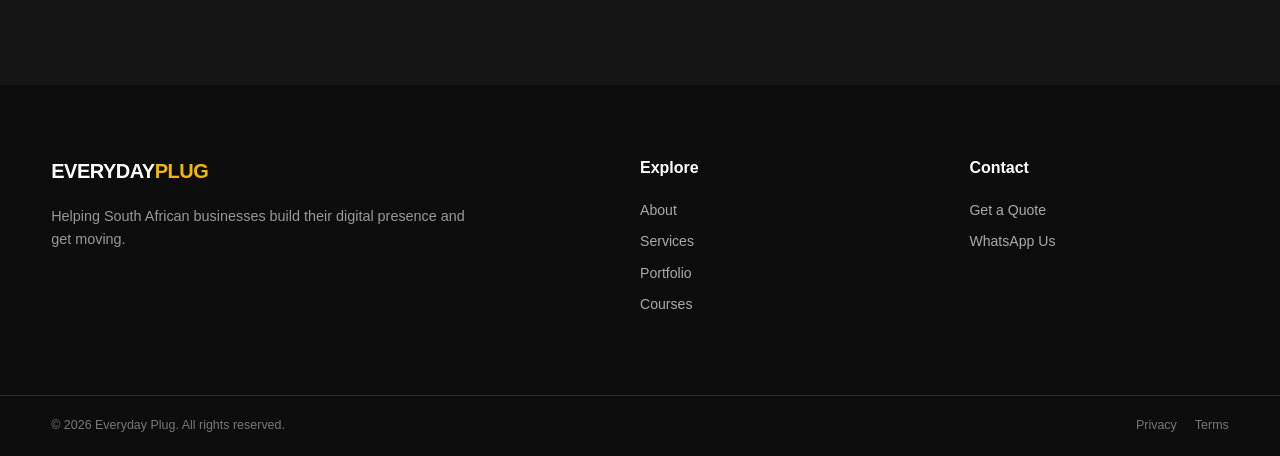
<file: courses.html>
<!DOCTYPE html>
<html lang="en">
<head>
    <meta charset="UTF-8">
    <meta name="viewport" content="width=device-width, initial-scale=1.0">

    <title>Courses & Digital Education | Everyday Plug</title>

    <meta name="description" content="Everyday Plug provides practical digital education in cybersecurity, web development and other digital skills as our learning platform grows.">

    <link rel="stylesheet" href="style.css">
</head>

<body>

    <!-- ================= HEADER ================= -->

    <header class="site-header">

        <div class="container nav-container">

            <a href="index.html" class="logo">
                EVERYDAY<span>PLUG</span>
            </a>

            <button class="menu-toggle" id="menuToggle" aria-label="Open navigation">
                ☰
            </button>

            <nav class="navigation" id="navigation">
                <a href="index.html">Home</a>
                <a href="about.html">About</a>
                <a href="services.html">Services</a>
                <a href="portfolio.html">Portfolio</a>
                <a href="courses.html" class="active">Courses</a>
                <a href="contact.html">Contact</a>
            </nav>

            <a href="contact.html" class="nav-button">
                Get a Quote
            </a>

        </div>

    </header>


    <!-- ================= PAGE CONTENT ================= -->

    <main>

        <!-- PAGE HERO -->

        <section class="hero page-hero">

            <div class="container">

                <span class="eyebrow">
                    EVERYDAY PLUG EDUCATION
                </span>

                <h1>
                    Learn practical skills for the
                    <span>digital world.</span>
                </h1>

                <p>
                    We're building practical education that helps people
                    understand technology, develop useful digital skills
                    and become more confident online.
                </p>

            </div>

        </section>


        <!-- ================= INTRO ================= -->

        <section class="intro-section">

            <div class="container intro-grid">

                <div>

                    <span class="section-label">
                        WHY EDUCATION?
                    </span>

                    <h2>
                        Technology should create opportunities.
                    </h2>

                </div>

                <div>

                    <p>
                        Digital skills are becoming increasingly important
                        for entrepreneurs, employees, students and anyone
                        building a future around technology.
                    </p>

                    <p>
                        Everyday Plug aims to make practical digital education
                        easier to understand and more accessible.
                    </p>

                    <p>
                        Our education offering will continue to grow as
                        Everyday Plug develops.
                    </p>

                </div>

            </div>

        </section>


        <!-- ================= COURSE AREAS ================= -->

        <section class="services-section">

            <div class="container">

                <div class="section-heading">

                    <span class="section-label">
                        LEARNING AREAS
                    </span>

                    <h2>
                        Skills we're building around.
                    </h2>

                    <p>
                        Our education platform will focus on practical,
                        useful skills rather than unnecessary complexity.
                    </p>

                </div>


                <div class="services-grid">


                    <!-- CYBERSECURITY -->

                    <article class="service-card">

                        <div class="service-icon">
                            🔒
                        </div>

                        <h3>
                            Cybersecurity
                        </h3>

                        <p>
                            Learn the fundamentals of staying safer online,
                            protecting accounts and understanding common
                            digital security risks.
                        </p>

                        <span class="course-status">
                            Coming Soon
                        </span>

                    </article>


                    <!-- WEB DEVELOPMENT -->

                    <article class="service-card">

                        <div class="service-icon">
                            💻
                        </div>

                        <h3>
                            Web Development
                        </h3>

                        <p>
                            Learn the foundations of creating websites using
                            practical HTML, CSS and JavaScript skills.
                        </p>

                        <span class="course-status">
                            Coming Soon
                        </span>

                    </article>


                    <!-- DIGITAL BUSINESS -->

                    <article class="service-card">

                        <div class="service-icon">
                            📱
                        </div>

                        <h3>
                            Digital Business
                        </h3>

                        <p>
                            Understand how websites, social media, digital
                            tools and online platforms can support a business.
                        </p>

                        <span class="course-status">
                            Coming Soon
                        </span>

                    </article>


                    <!-- FUTURE SKILLS -->

                    <article class="service-card">

                        <div class="service-icon">
                            🚀
                        </div>

                        <h3>
                            Future Digital Skills
                        </h3>

                        <p>
                            New learning opportunities will be introduced as
                            the Everyday Plug education platform expands.
                        </p>

                        <span class="course-status">
                            Expanding
                        </span>

                    </article>


                </div>

            </div>

        </section>


        <!-- ================= LEARNING APPROACH ================= -->

        <section class="process-section">

            <div class="container">

                <div class="section-heading">

                    <span class="section-label">
                        OUR APPROACH
                    </span>

                    <h2>
                        Learn by understanding. Build by doing.
                    </h2>

                    <p>
                        We want our education to focus on practical skills
                        that learners can actually use.
                    </p>

                </div>


                <div class="process-grid">

                    <div class="process-step">

                        <span>01</span>

                        <h3>
                            Understand
                        </h3>

                        <p>
                            Learn the concepts and understand why they matter.
                        </p>

                    </div>


                    <div class="process-step">

                        <span>02</span>

                        <h3>
                            Practice
                        </h3>

                        <p>
                            Apply what you've learned through practical
                            examples and exercises.
                        </p>

                    </div>


                    <div class="process-step">

                        <span>03</span>

                        <h3>
                            Build
                        </h3>

                        <p>
                            Turn knowledge into something real that you
                            can experiment with and improve.
                        </p>

                    </div>


                    <div class="process-step">

                        <span>04</span>

                        <h3>
                            Grow
                        </h3>

                        <p>
                            Continue developing your skills as technology
                            and your goals evolve.
                        </p>

                    </div>

                </div>

            </div>

        </section>


        <!-- ================= COMING SOON ================= -->

        <section class="portfolio-section">

            <div class="container portfolio-content">

                <div>

                    <span class="section-label">
                        EDUCATION PLATFORM
                    </span>

                    <h2>
                        We're building something practical.
                    </h2>

                    <p>
                        Courses and learning resources will be introduced
                        as the Everyday Plug education platform develops.
                    </p>

                </div>

                <a href="contact.html" class="btn btn-primary">
                    Contact Us
                </a>

            </div>

        </section>


        <!-- ================= CTA ================= -->

        <section class="cta-section">

            <div class="container cta-content">

                <span class="section-label">
                    WANT TO LEARN?
                </span>

                <h2>
                    Stay connected as we grow.
                </h2>

                <p>
                    Contact Everyday Plug to ask about upcoming learning
                    opportunities and digital education.
                </p>

                <div class="hero-buttons">

                    <a href="contact.html" class="btn btn-light">
                        Contact Us
                    </a>

                    <a href="services.html" class="btn btn-outline-light">
                        View Services
                    </a>

                </div>

            </div>

        </section>

    </main>


    <!-- ================= FOOTER ================= -->

    <footer class="site-footer">

        <div class="container footer-grid">

            <div>

                <a href="index.html" class="footer-logo">
                    EVERYDAY<span>PLUG</span>
                </a>

                <p>
                    Helping South African businesses build their digital
                    presence and get moving.
                </p>

            </div>


            <div>

                <h4>
                    Explore
                </h4>

                <a href="about.html">About</a>
                <a href="services.html">Services</a>
                <a href="portfolio.html">Portfolio</a>
                <a href="courses.html">Courses</a>

            </div>


            <div>

                <h4>
                    Contact
                </h4>

                <a href="contact.html">
                    Get a Quote
                </a>

                <a href="contact.html">
                    WhatsApp Us
                </a>

            </div>

        </div>


        <div class="footer-bottom">

            <div class="container">

                <p>
                    © 2026 Everyday Plug. All rights reserved.
                </p>

                <div>
                    <a href="privacy.html">Privacy</a>
                    <a href="terms.html">Terms</a>
                </div>

            </div>

        </div>

    </footer>


    <script src="script.js"></script>

</body>
</html>
</file>
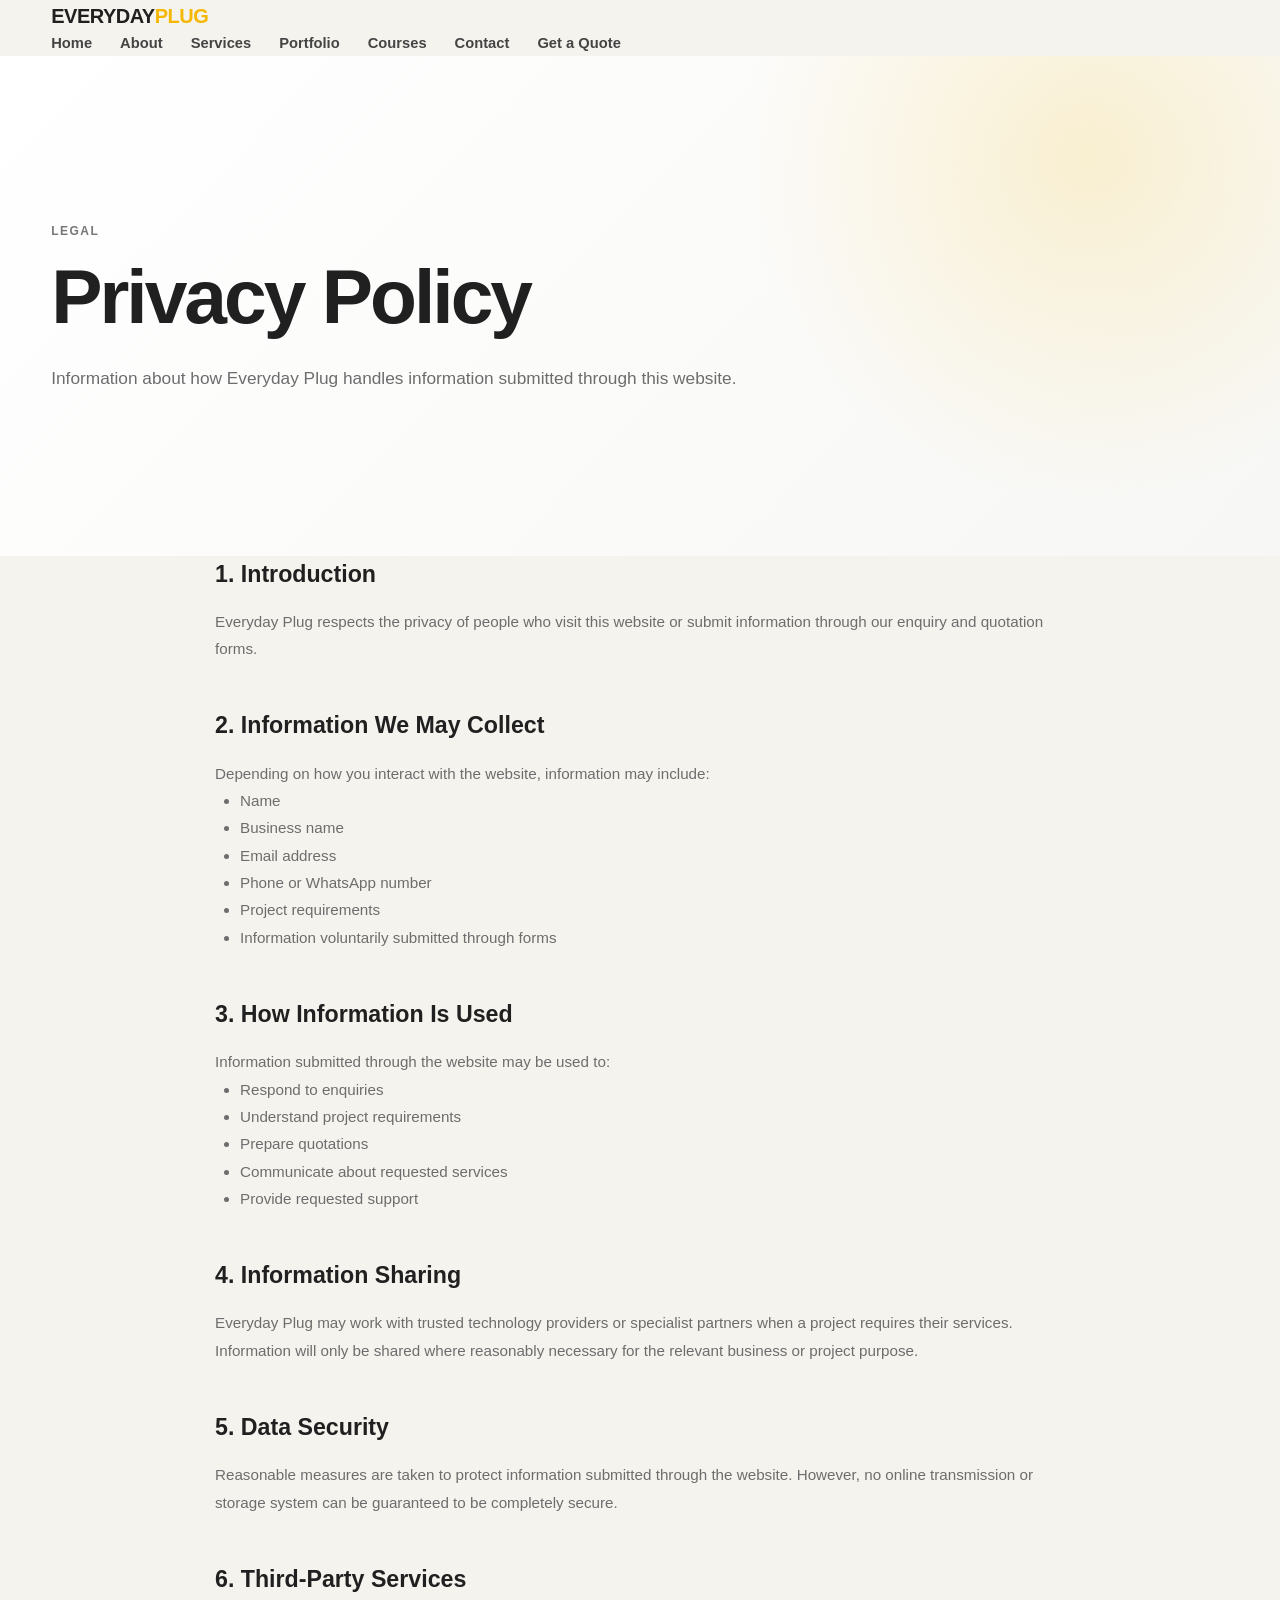
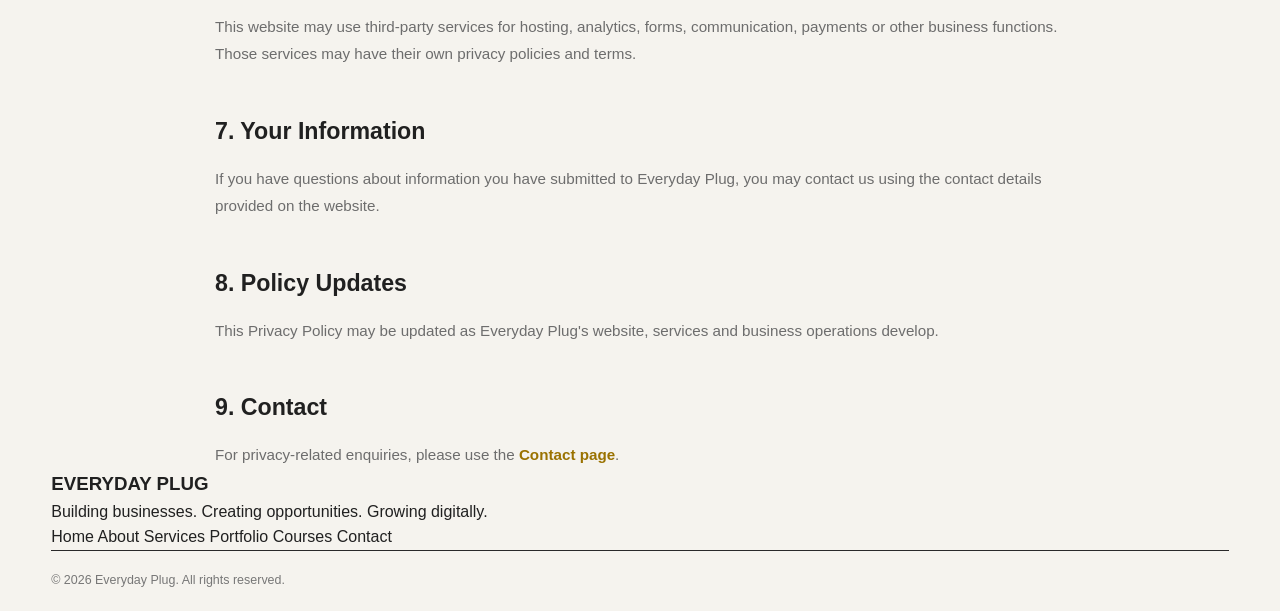
<file: privacy.html>
<!DOCTYPE html>
<html lang="en">
<head>
    <meta charset="UTF-8">
    <meta name="viewport" content="width=device-width, initial-scale=1.0">

    <title>Privacy Policy | Everyday Plug</title>

    <link rel="stylesheet" href="style.css">
</head>

<body>

<header class="header">
    <div class="container header-inner">

        <a href="index.html" class="logo">
            EVERYDAY<span>PLUG</span>
        </a>

        <button class="menu-toggle" id="menuToggle">☰</button>

        <nav class="navigation" id="navigation">
            <a href="index.html">Home</a>
            <a href="about.html">About</a>
            <a href="services.html">Services</a>
            <a href="portfolio.html">Portfolio</a>
            <a href="courses.html">Courses</a>
            <a href="contact.html">Contact</a>
            <a href="quotation.html" class="nav-cta">Get a Quote</a>
        </nav>

    </div>
</header>


<main>

<section class="hero page-hero">

    <div class="container">

        <span class="eyebrow">LEGAL</span>

        <h1>
            Privacy Policy
        </h1>

        <p>
            Information about how Everyday Plug handles information
            submitted through this website.
        </p>

    </div>

</section>


<section class="section legal-section">

<div class="container legal-content">

<h2>1. Introduction</h2>

<p>
Everyday Plug respects the privacy of people who visit this website
or submit information through our enquiry and quotation forms.
</p>


<h2>2. Information We May Collect</h2>

<p>
Depending on how you interact with the website, information may include:
</p>

<ul>
    <li>Name</li>
    <li>Business name</li>
    <li>Email address</li>
    <li>Phone or WhatsApp number</li>
    <li>Project requirements</li>
    <li>Information voluntarily submitted through forms</li>
</ul>


<h2>3. How Information Is Used</h2>

<p>
Information submitted through the website may be used to:
</p>

<ul>
    <li>Respond to enquiries</li>
    <li>Understand project requirements</li>
    <li>Prepare quotations</li>
    <li>Communicate about requested services</li>
    <li>Provide requested support</li>
</ul>


<h2>4. Information Sharing</h2>

<p>
Everyday Plug may work with trusted technology providers or
specialist partners when a project requires their services.
Information will only be shared where reasonably necessary
for the relevant business or project purpose.
</p>


<h2>5. Data Security</h2>

<p>
Reasonable measures are taken to protect information submitted
through the website. However, no online transmission or storage
system can be guaranteed to be completely secure.
</p>


<h2>6. Third-Party Services</h2>

<p>
This website may use third-party services for hosting, analytics,
forms, communication, payments or other business functions.
Those services may have their own privacy policies and terms.
</p>


<h2>7. Your Information</h2>

<p>
If you have questions about information you have submitted to
Everyday Plug, you may contact us using the contact details
provided on the website.
</p>


<h2>8. Policy Updates</h2>

<p>
This Privacy Policy may be updated as Everyday Plug's website,
services and business operations develop.
</p>


<h2>9. Contact</h2>

<p>
For privacy-related enquiries, please use the
<a href="contact.html">Contact page</a>.
</p>

</div>

</section>

</main>


<footer class="footer">

<div class="container footer-inner">

<div>

<h3>EVERYDAY PLUG</h3>

<p>
Building businesses. Creating opportunities.
Growing digitally.
</p>

</div>


<div class="footer-links">

<a href="index.html">Home</a>
<a href="about.html">About</a>
<a href="services.html">Services</a>
<a href="portfolio.html">Portfolio</a>
<a href="courses.html">Courses</a>
<a href="contact.html">Contact</a>

</div>

</div>


<div class="container footer-bottom">

<p>
© 2026 Everyday Plug. All rights reserved.
</p>

</div>

</footer>


<script src="script.js"></script>

</body>
</html>
</file>
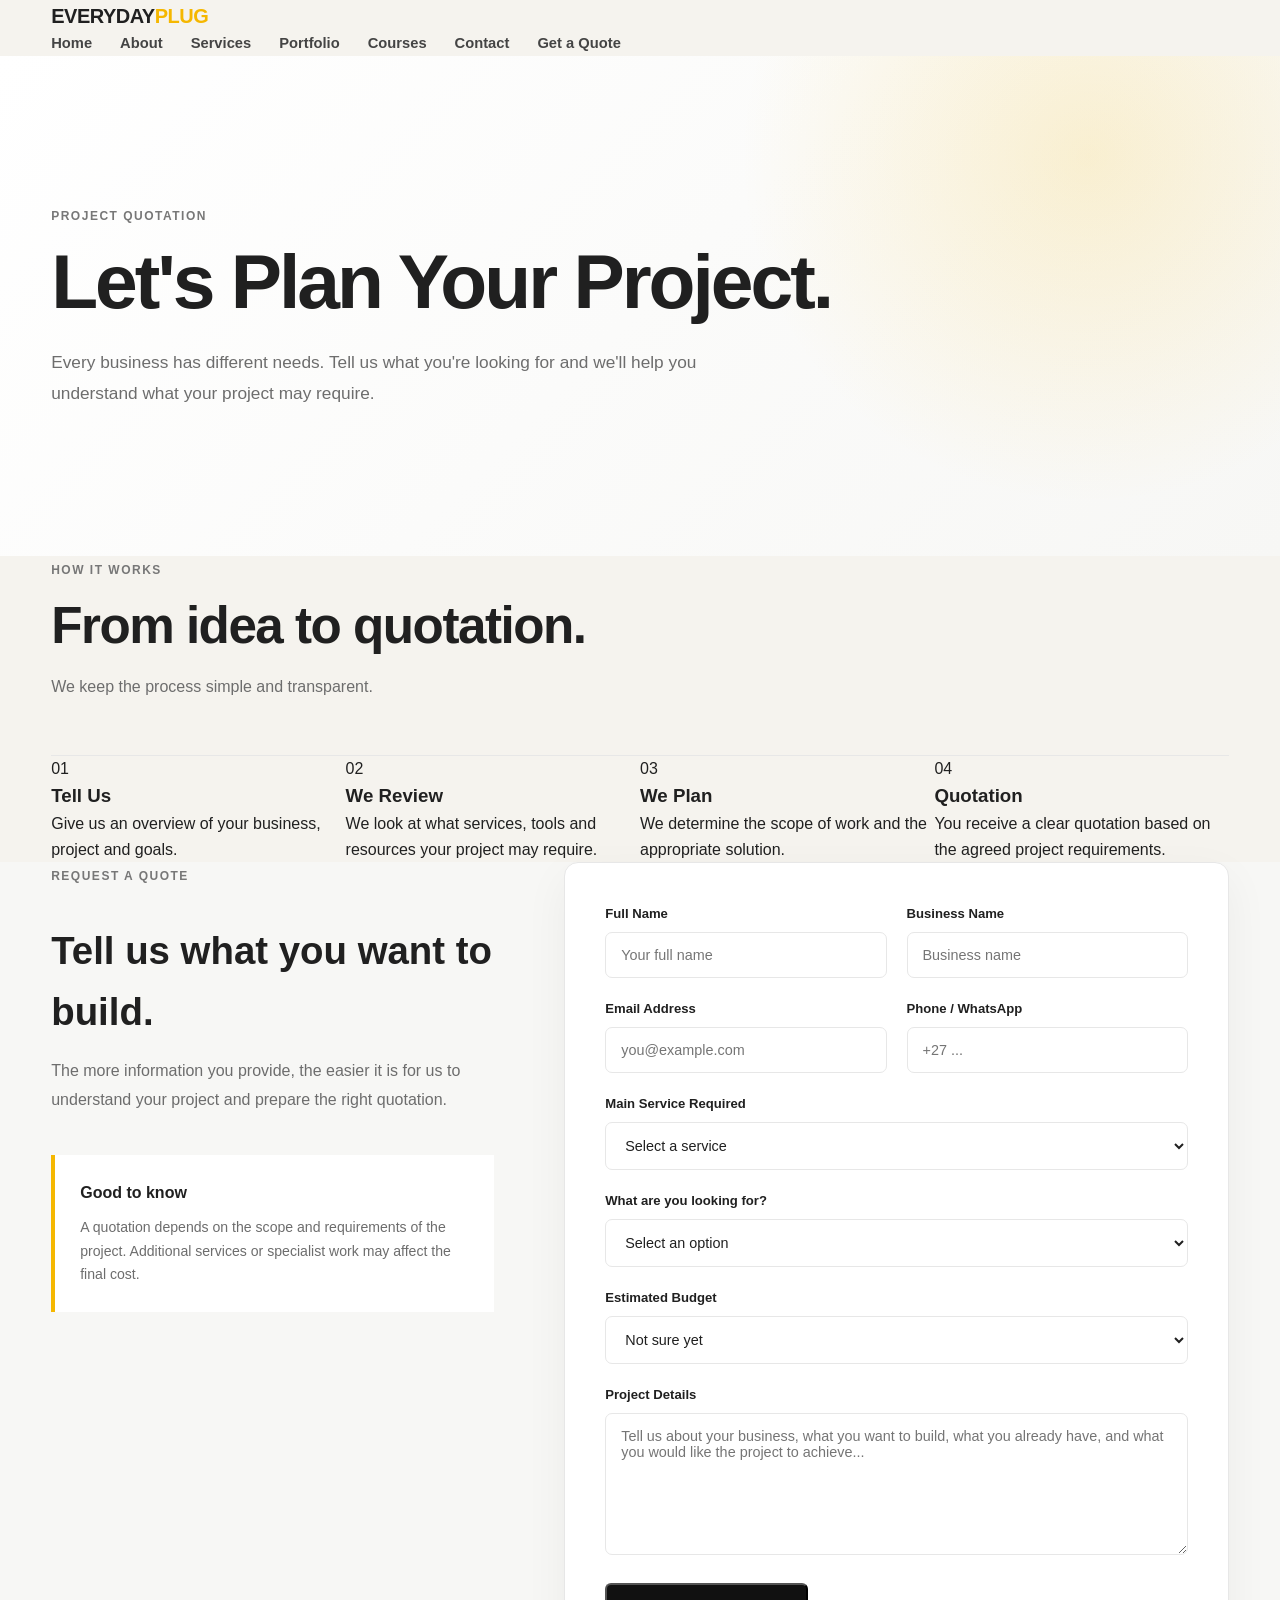
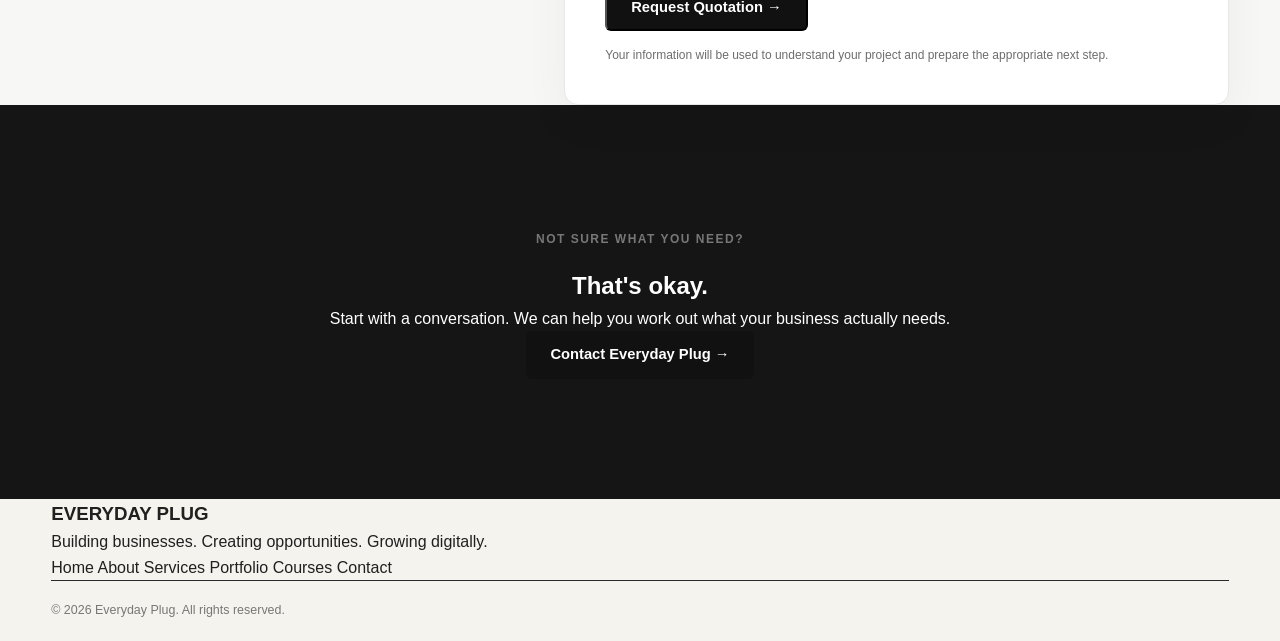
<file: quotation.html>
<!DOCTYPE html>
<html lang="en">
<head>
    <meta charset="UTF-8">
    <meta name="viewport" content="width=device-width, initial-scale=1.0">

    <title>Get a Quote | Everyday Plug</title>
    <meta name="description" content="Request a quotation from Everyday Plug for websites, branding, digital marketing, hosting and business technology solutions.">

    <link rel="stylesheet" href="style.css">
</head>

<body>

<header class="header">
    <div class="container header-inner">

        <a href="index.html" class="logo">
            EVERYDAY<span>PLUG</span>
        </a>

        <button class="menu-toggle" id="menuToggle">☰</button>

        <nav class="navigation" id="navigation">
            <a href="index.html">Home</a>
            <a href="about.html">About</a>
            <a href="services.html">Services</a>
            <a href="portfolio.html">Portfolio</a>
            <a href="courses.html">Courses</a>
            <a href="contact.html">Contact</a>
            <a href="quotation.html" class="nav-cta">Get a Quote</a>
        </nav>

    </div>
</header>


<main>

    <!-- HERO -->
    <section class="hero page-hero">
        <div class="container">

            <span class="eyebrow">PROJECT QUOTATION</span>

            <h1>
                Let's Plan Your Project.
            </h1>

            <p>
                Every business has different needs. Tell us what you're
                looking for and we'll help you understand what your project
                may require.
            </p>

        </div>
    </section>


    <!-- QUOTE PROCESS -->
    <section class="section">
        <div class="container">

            <div class="section-heading">
                <span class="eyebrow">HOW IT WORKS</span>

                <h2>
                    From idea to quotation.
                </h2>

                <p>
                    We keep the process simple and transparent.
                </p>
            </div>


            <div class="process-grid">

                <div class="process-card">
                    <span>01</span>
                    <h3>Tell Us</h3>
                    <p>
                        Give us an overview of your business,
                        project and goals.
                    </p>
                </div>

                <div class="process-card">
                    <span>02</span>
                    <h3>We Review</h3>
                    <p>
                        We look at what services, tools and
                        resources your project may require.
                    </p>
                </div>

                <div class="process-card">
                    <span>03</span>
                    <h3>We Plan</h3>
                    <p>
                        We determine the scope of work and
                        the appropriate solution.
                    </p>
                </div>

                <div class="process-card">
                    <span>04</span>
                    <h3>Quotation</h3>
                    <p>
                        You receive a clear quotation based
                        on the agreed project requirements.
                    </p>
                </div>

            </div>

        </div>
    </section>


    <!-- QUOTE FORM -->
    <section class="section light-section">

        <div class="container">

            <div class="quote-layout">

                <div class="quote-intro">

                    <span class="eyebrow">REQUEST A QUOTE</span>

                    <h2>
                        Tell us what you want to build.
                    </h2>

                    <p>
                        The more information you provide, the easier it is
                        for us to understand your project and prepare the
                        right quotation.
                    </p>

                    <div class="quote-note">

                        <strong>Good to know</strong>

                        <p>
                            A quotation depends on the scope and requirements
                            of the project. Additional services or specialist
                            work may affect the final cost.
                        </p>

                    </div>

                </div>


                <div class="quote-form-card">

                    <form id="quoteForm">

                        <div class="form-row">

                            <div class="form-group">
                                <label for="quoteName">
                                    Full Name
                                </label>

                                <input
                                    type="text"
                                    id="quoteName"
                                    name="name"
                                    placeholder="Your full name"
                                    required
                                >
                            </div>

                            <div class="form-group">
                                <label for="quoteBusiness">
                                    Business Name
                                </label>

                                <input
                                    type="text"
                                    id="quoteBusiness"
                                    name="business"
                                    placeholder="Business name"
                                    required
                                >
                            </div>

                        </div>


                        <div class="form-row">

                            <div class="form-group">
                                <label for="quoteEmail">
                                    Email Address
                                </label>

                                <input
                                    type="email"
                                    id="quoteEmail"
                                    name="email"
                                    placeholder="you@example.com"
                                    required
                                >
                            </div>

                            <div class="form-group">
                                <label for="quotePhone">
                                    Phone / WhatsApp
                                </label>

                                <input
                                    type="tel"
                                    id="quotePhone"
                                    name="phone"
                                    placeholder="+27 ..."
                                    required
                                >
                            </div>

                        </div>


                        <div class="form-group">

                            <label for="quoteService">
                                Main Service Required
                            </label>

                            <select
                                id="quoteService"
                                name="service"
                                required
                            >

                                <option value="">
                                    Select a service
                                </option>

                                <option>
                                    Website Creation
                                </option>

                                <option>
                                    Hosting & Domain Setup
                                </option>

                                <option>
                                    Digital Marketing
                                </option>

                                <option>
                                    Social Media Presence
                                </option>

                                <option>
                                    Business Branding & Graphic Design
                                </option>

                                <option>
                                    POS & Business Systems
                                </option>

                                <option>
                                    Uber Merchant Setup
                                </option>

                                <option>
                                    Cybersecurity Training
                                </option>

                                <option>
                                    Web Development Courses
                                </option>

                                <option>
                                    Other
                                </option>

                            </select>

                        </div>


                        <div class="form-group">

                            <label for="quoteType">
                                What are you looking for?
                            </label>

                            <select
                                id="quoteType"
                                name="project_type"
                                required
                            >

                                <option value="">
                                    Select an option
                                </option>

                                <option>
                                    Starting a new business
                                </option>

                                <option>
                                    Improving an existing business
                                </option>

                                <option>
                                    Creating an online presence
                                </option>

                                <option>
                                    Rebranding my business
                                </option>

                                <option>
                                    Setting up business systems
                                </option>

                                <option>
                                    Learning digital skills
                                </option>

                                <option>
                                    Other
                                </option>

                            </select>

                        </div>


                        <div class="form-group">

                            <label for="quoteBudget">
                                Estimated Budget
                            </label>

                            <select
                                id="quoteBudget"
                                name="budget"
                            >

                                <option>
                                    Not sure yet
                                </option>

                                <option>
                                    Under R1,000
                                </option>

                                <option>
                                    R1,000 - R3,000
                                </option>

                                <option>
                                    R3,000 - R5,000
                                </option>

                                <option>
                                    R5,000+
                                </option>

                            </select>

                        </div>


                        <div class="form-group">

                            <label for="quoteMessage">
                                Project Details
                            </label>

                            <textarea
                                id="quoteMessage"
                                name="message"
                                rows="7"
                                placeholder="Tell us about your business, what you want to build, what you already have, and what you would like the project to achieve..."
                                required
                            ></textarea>

                        </div>


                        <button
                            type="submit"
                            class="btn btn-primary"
                        >
                            Request Quotation →
                        </button>

                        <p class="form-note">
                            Your information will be used to understand
                            your project and prepare the appropriate next step.
                        </p>

                    </form>

                </div>

            </div>

        </div>

    </section>


    <!-- CTA -->
    <section class="cta-section">

        <div class="container">

            <span class="eyebrow">
                NOT SURE WHAT YOU NEED?
            </span>

            <h2>
                That's okay.
            </h2>

            <p>
                Start with a conversation. We can help you work out
                what your business actually needs.
            </p>

            <a href="contact.html" class="btn btn-primary">
                Contact Everyday Plug →
            </a>

        </div>

    </section>

</main>


<footer class="footer">

    <div class="container footer-inner">

        <div>
            <h3>EVERYDAY PLUG</h3>

            <p>
                Building businesses. Creating opportunities.
                Growing digitally.
            </p>
        </div>

        <div class="footer-links">

            <a href="index.html">Home</a>
            <a href="about.html">About</a>
            <a href="services.html">Services</a>
            <a href="portfolio.html">Portfolio</a>
            <a href="courses.html">Courses</a>
            <a href="contact.html">Contact</a>

        </div>

    </div>

    <div class="container footer-bottom">

        <p>
            © 2026 Everyday Plug. All rights reserved.
        </p>

    </div>

</footer>


<script src="script.js"></script>

</body>
</html>
</file>
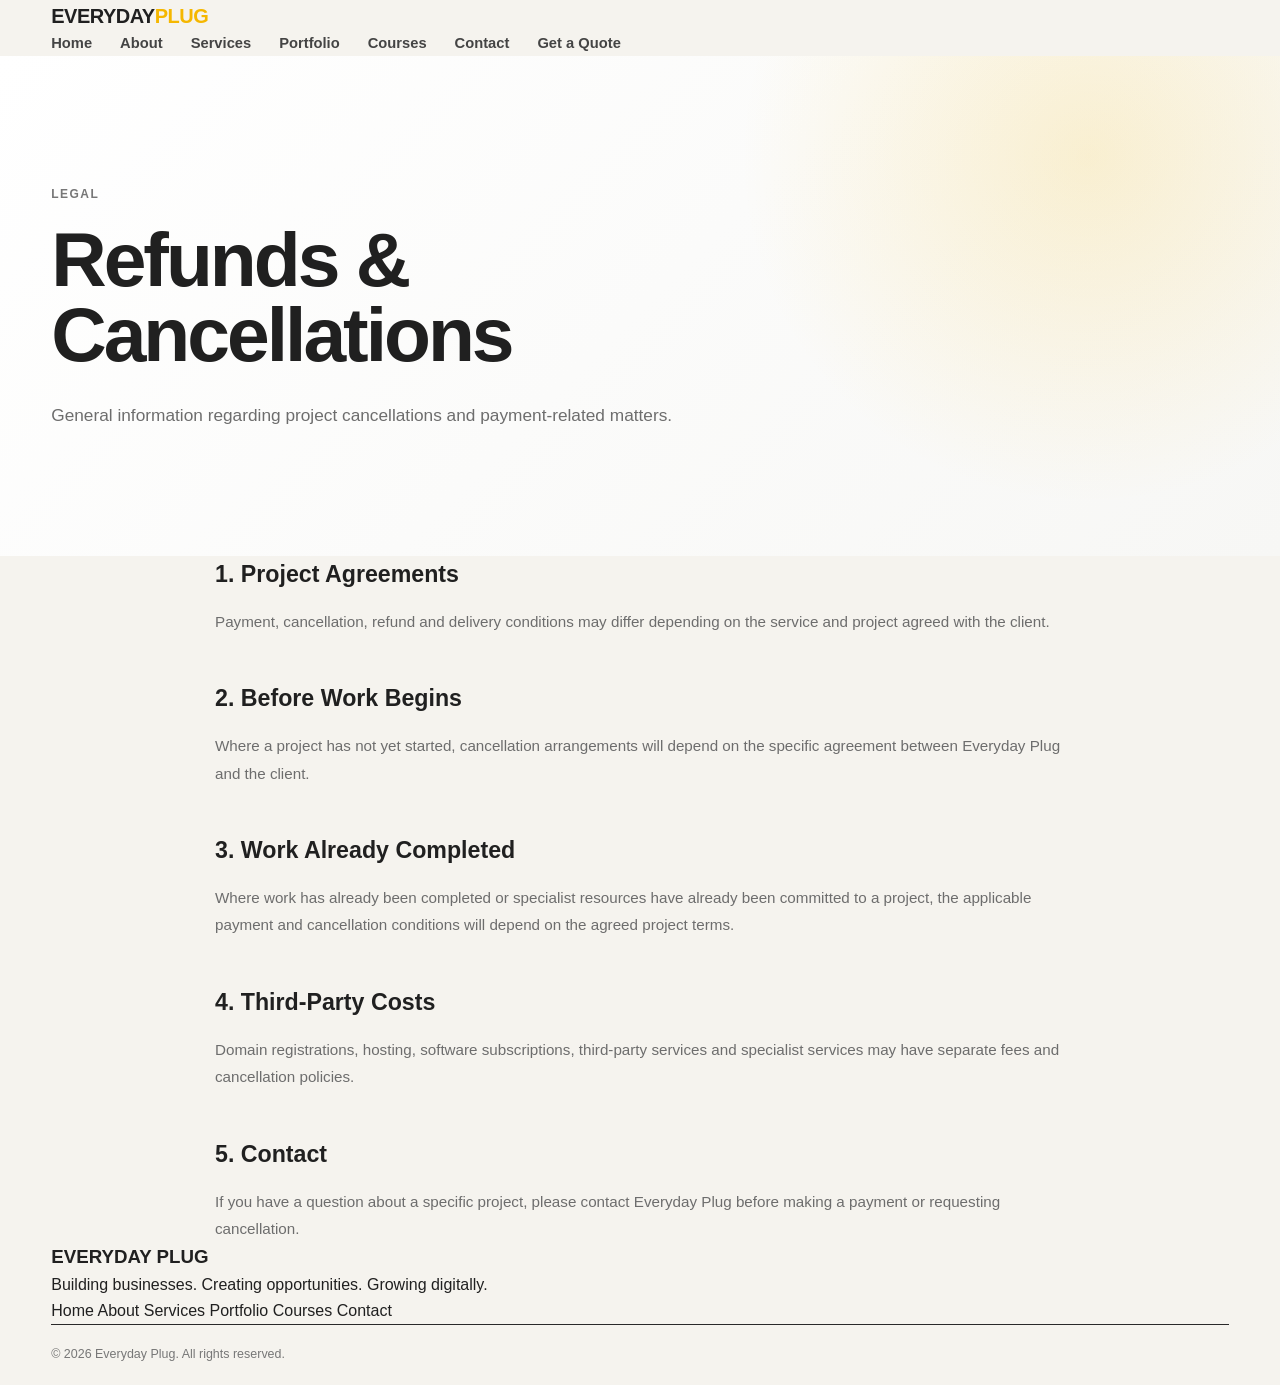
<file: refunds.html>
<!DOCTYPE html>
<html lang="en">
<head>
    <meta charset="UTF-8">
    <meta name="viewport" content="width=device-width, initial-scale=1.0">

    <title>Refunds & Cancellations | Everyday Plug</title>

    <link rel="stylesheet" href="style.css">
</head>

<body>

<header class="header">

<div class="container header-inner">

<a href="index.html" class="logo">
EVERYDAY<span>PLUG</span>
</a>

<button class="menu-toggle" id="menuToggle">☰</button>

<nav class="navigation" id="navigation">

<a href="index.html">Home</a>
<a href="about.html">About</a>
<a href="services.html">Services</a>
<a href="portfolio.html">Portfolio</a>
<a href="courses.html">Courses</a>
<a href="contact.html">Contact</a>

<a href="quotation.html" class="nav-cta">
Get a Quote
</a>

</nav>

</div>

</header>


<main>

<section class="hero page-hero">

<div class="container">

<span class="eyebrow">LEGAL</span>

<h1>
Refunds & Cancellations
</h1>

<p>
General information regarding project cancellations and
payment-related matters.
</p>

</div>

</section>


<section class="section legal-section">

<div class="container legal-content">

<h2>1. Project Agreements</h2>

<p>
Payment, cancellation, refund and delivery conditions may differ
depending on the service and project agreed with the client.
</p>


<h2>2. Before Work Begins</h2>

<p>
Where a project has not yet started, cancellation arrangements
will depend on the specific agreement between Everyday Plug and
the client.
</p>


<h2>3. Work Already Completed</h2>

<p>
Where work has already been completed or specialist resources
have already been committed to a project, the applicable payment
and cancellation conditions will depend on the agreed project
terms.
</p>


<h2>4. Third-Party Costs</h2>

<p>
Domain registrations, hosting, software subscriptions,
third-party services and specialist services may have separate
fees and cancellation policies.
</p>


<h2>5. Contact</h2>

<p>
If you have a question about a specific project, please contact
Everyday Plug before making a payment or requesting cancellation.
</p>

</div>

</section>

</main>


<footer class="footer">

<div class="container footer-inner">

<div>

<h3>EVERYDAY PLUG</h3>

<p>
Building businesses. Creating opportunities.
Growing digitally.
</p>

</div>


<div class="footer-links">

<a href="index.html">Home</a>
<a href="about.html">About</a>
<a href="services.html">Services</a>
<a href="portfolio.html">Portfolio</a>
<a href="courses.html">Courses</a>
<a href="contact.html">Contact</a>

</div>

</div>


<div class="container footer-bottom">

<p>
© 2026 Everyday Plug. All rights reserved.
</p>

</div>

</footer>


<script src="script.js"></script>

</body>
</html>
</file>
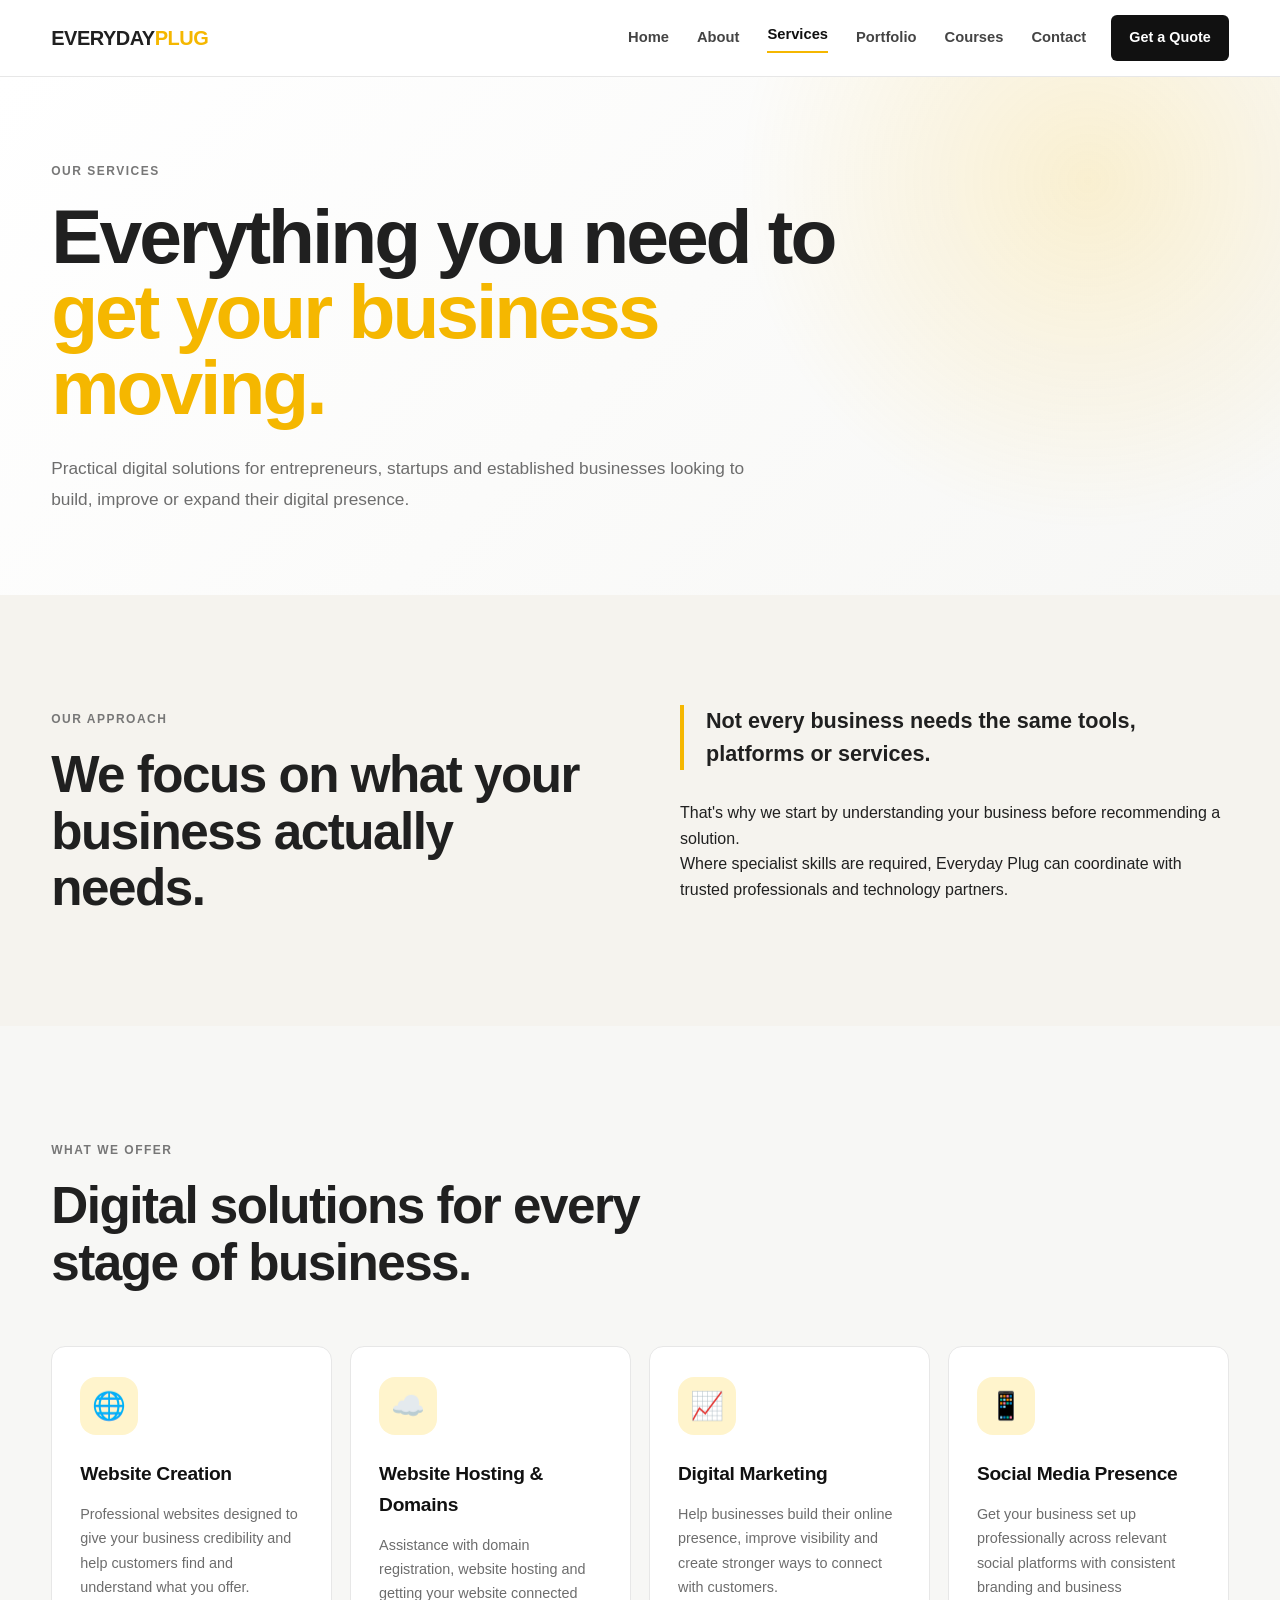
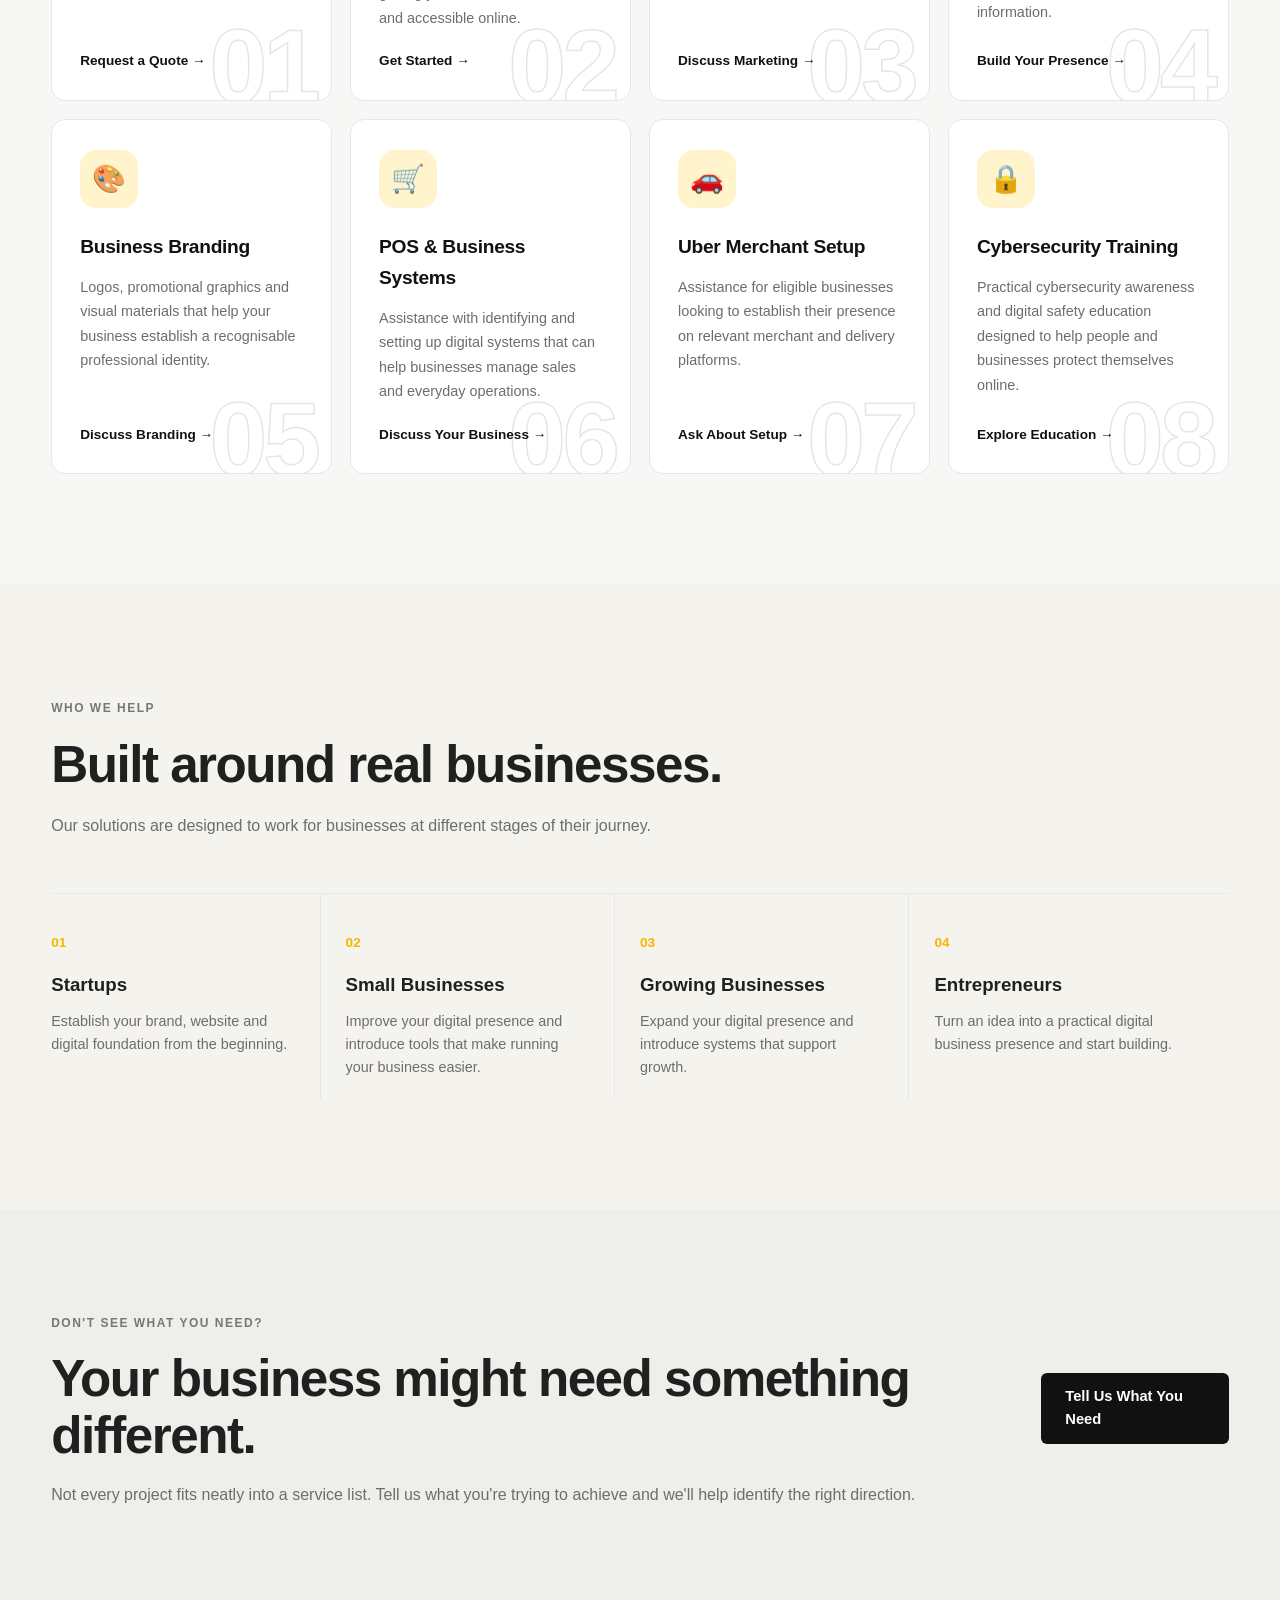
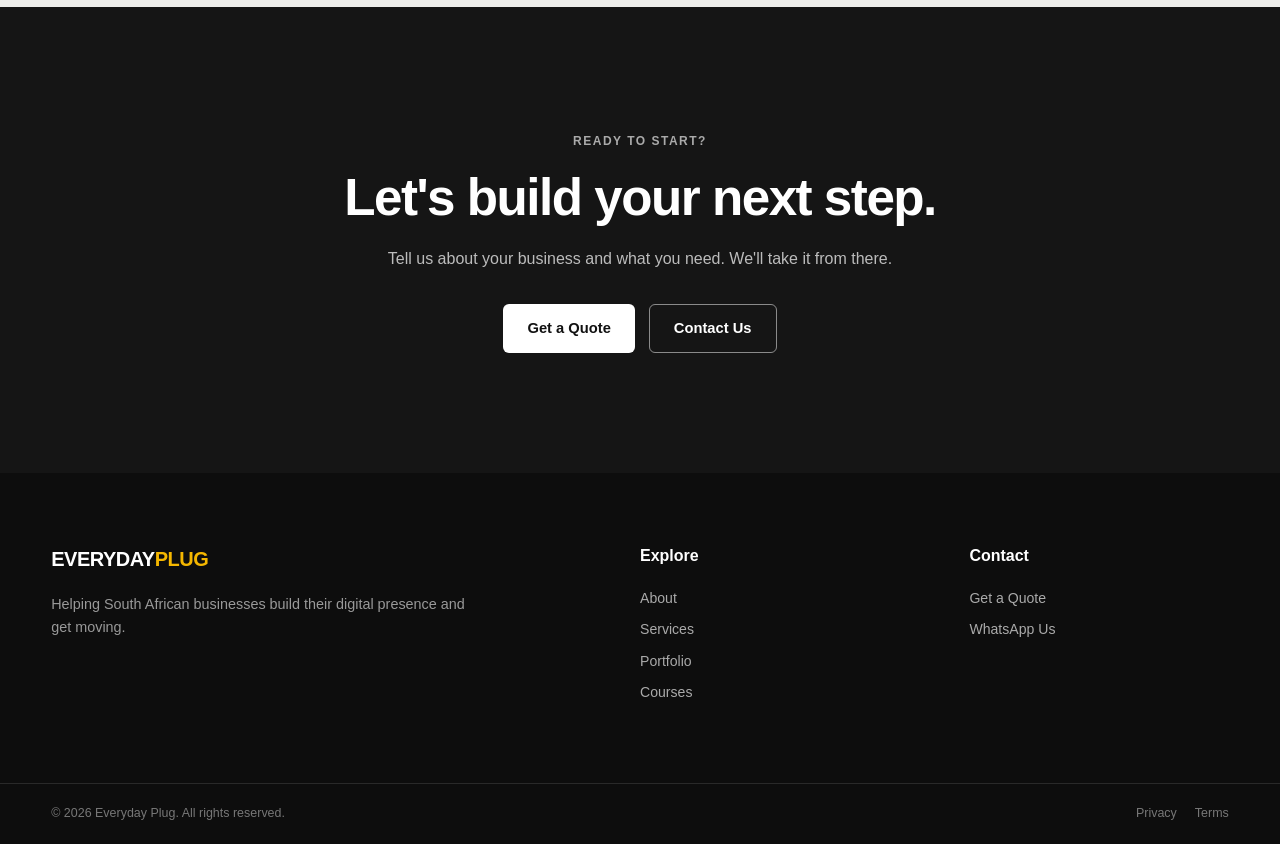
<file: services.html>
<!DOCTYPE html>
<html lang="en">
<head>
    <meta charset="UTF-8">
    <meta name="viewport" content="width=device-width, initial-scale=1.0">

    <title>Services | Everyday Plug</title>

    <meta name="description" content="Explore Everyday Plug digital business services including website creation, hosting, marketing, branding, POS systems, merchant setup and digital education.">

    <link rel="stylesheet" href="style.css">
</head>

<body>

    <!-- ================= HEADER ================= -->

    <header class="site-header">

        <div class="container nav-container">

            <a href="index.html" class="logo">
                EVERYDAY<span>PLUG</span>
            </a>

            <button class="menu-toggle" id="menuToggle" aria-label="Open navigation">
                ☰
            </button>

            <nav class="navigation" id="navigation">
                <a href="index.html">Home</a>
                <a href="about.html">About</a>
                <a href="services.html" class="active">Services</a>
                <a href="portfolio.html">Portfolio</a>
                <a href="courses.html">Courses</a>
                <a href="contact.html">Contact</a>
            </nav>

            <a href="contact.html" class="nav-button">
                Get a Quote
            </a>

        </div>

    </header>


    <!-- ================= PAGE CONTENT ================= -->

    <main>

        <!-- PAGE HERO -->

        <section class="hero page-hero">

            <div class="container">

                <span class="eyebrow">
                    OUR SERVICES
                </span>

                <h1>
                    Everything you need to
                    <span>get your business moving.</span>
                </h1>

                <p>
                    Practical digital solutions for entrepreneurs, startups
                    and established businesses looking to build, improve
                    or expand their digital presence.
                </p>

            </div>

        </section>


        <!-- ================= SERVICES INTRO ================= -->

        <section class="intro-section">

            <div class="container intro-grid">

                <div>

                    <span class="section-label">
                        OUR APPROACH
                    </span>

                    <h2>
                        We focus on what your business actually needs.
                    </h2>

                </div>

                <div>

                    <p>
                        Not every business needs the same tools, platforms
                        or services.
                    </p>

                    <p>
                        That's why we start by understanding your business
                        before recommending a solution.
                    </p>

                    <p>
                        Where specialist skills are required, Everyday Plug
                        can coordinate with trusted professionals and
                        technology partners.
                    </p>

                </div>

            </div>

        </section>


        <!-- ================= ALL SERVICES ================= -->

        <section class="services-section">

            <div class="container">

                <div class="section-heading">

                    <span class="section-label">
                        WHAT WE OFFER
                    </span>

                    <h2>
                        Digital solutions for every stage of business.
                    </h2>

                </div>


                <div class="services-grid">


                    <!-- WEBSITE -->

                    <article class="service-card">

                        <div class="service-icon">
                            🌐
                        </div>

                        <h3>
                            Website Creation
                        </h3>

                        <p>
                            Professional websites designed to give your
                            business credibility and help customers find
                            and understand what you offer.
                        </p>

                        <a href="contact.html">
                            Request a Quote →
                        </a>

                    </article>


                    <!-- HOSTING -->

                    <article class="service-card">

                        <div class="service-icon">
                            ☁️
                        </div>

                        <h3>
                            Website Hosting & Domains
                        </h3>

                        <p>
                            Assistance with domain registration, website
                            hosting and getting your website connected
                            and accessible online.
                        </p>

                        <a href="contact.html">
                            Get Started →
                        </a>

                    </article>


                    <!-- MARKETING -->

                    <article class="service-card">

                        <div class="service-icon">
                            📈
                        </div>

                        <h3>
                            Digital Marketing
                        </h3>

                        <p>
                            Help businesses build their online presence,
                            improve visibility and create stronger ways
                            to connect with customers.
                        </p>

                        <a href="contact.html">
                            Discuss Marketing →
                        </a>

                    </article>


                    <!-- SOCIAL MEDIA -->

                    <article class="service-card">

                        <div class="service-icon">
                            📱
                        </div>

                        <h3>
                            Social Media Presence
                        </h3>

                        <p>
                            Get your business set up professionally across
                            relevant social platforms with consistent
                            branding and business information.
                        </p>

                        <a href="contact.html">
                            Build Your Presence →
                        </a>

                    </article>


                    <!-- BRANDING -->

                    <article class="service-card">

                        <div class="service-icon">
                            🎨
                        </div>

                        <h3>
                            Business Branding
                        </h3>

                        <p>
                            Logos, promotional graphics and visual materials
                            that help your business establish a recognisable
                            professional identity.
                        </p>

                        <a href="contact.html">
                            Discuss Branding →
                        </a>

                    </article>


                    <!-- POS -->

                    <article class="service-card">

                        <div class="service-icon">
                            🛒
                        </div>

                        <h3>
                            POS & Business Systems
                        </h3>

                        <p>
                            Assistance with identifying and setting up
                            digital systems that can help businesses manage
                            sales and everyday operations.
                        </p>

                        <a href="contact.html">
                            Discuss Your Business →
                        </a>

                    </article>


                    <!-- UBER -->

                    <article class="service-card">

                        <div class="service-icon">
                            🚗
                        </div>

                        <h3>
                            Uber Merchant Setup
                        </h3>

                        <p>
                            Assistance for eligible businesses looking to
                            establish their presence on relevant merchant
                            and delivery platforms.
                        </p>

                        <a href="contact.html">
                            Ask About Setup →
                        </a>

                    </article>


                    <!-- CYBERSECURITY -->

                    <article class="service-card">

                        <div class="service-icon">
                            🔒
                        </div>

                        <h3>
                            Cybersecurity Training
                        </h3>

                        <p>
                            Practical cybersecurity awareness and digital
                            safety education designed to help people and
                            businesses protect themselves online.
                        </p>

                        <a href="courses.html">
                            Explore Education →
                        </a>

                    </article>


                </div>

            </div>

        </section>


        <!-- ================= WHO WE SERVE ================= -->

        <section class="process-section">

            <div class="container">

                <div class="section-heading">

                    <span class="section-label">
                        WHO WE HELP
                    </span>

                    <h2>
                        Built around real businesses.
                    </h2>

                    <p>
                        Our solutions are designed to work for businesses
                        at different stages of their journey.
                    </p>

                </div>


                <div class="process-grid">

                    <div class="process-step">

                        <span>01</span>

                        <h3>
                            Startups
                        </h3>

                        <p>
                            Establish your brand, website and digital
                            foundation from the beginning.
                        </p>

                    </div>


                    <div class="process-step">

                        <span>02</span>

                        <h3>
                            Small Businesses
                        </h3>

                        <p>
                            Improve your digital presence and introduce
                            tools that make running your business easier.
                        </p>

                    </div>


                    <div class="process-step">

                        <span>03</span>

                        <h3>
                            Growing Businesses
                        </h3>

                        <p>
                            Expand your digital presence and introduce
                            systems that support growth.
                        </p>

                    </div>


                    <div class="process-step">

                        <span>04</span>

                        <h3>
                            Entrepreneurs
                        </h3>

                        <p>
                            Turn an idea into a practical digital business
                            presence and start building.
                        </p>

                    </div>

                </div>

            </div>

        </section>


        <!-- ================= CUSTOM SOLUTIONS ================= -->

        <section class="portfolio-section">

            <div class="container portfolio-content">

                <div>

                    <span class="section-label">
                        DON'T SEE WHAT YOU NEED?
                    </span>

                    <h2>
                        Your business might need something different.
                    </h2>

                    <p>
                        Not every project fits neatly into a service list.
                        Tell us what you're trying to achieve and we'll
                        help identify the right direction.
                    </p>

                </div>

                <a href="contact.html" class="btn btn-primary">
                    Tell Us What You Need
                </a>

            </div>

        </section>


        <!-- ================= CTA ================= -->

        <section class="cta-section">

            <div class="container cta-content">

                <span class="section-label">
                    READY TO START?
                </span>

                <h2>
                    Let's build your next step.
                </h2>

                <p>
                    Tell us about your business and what you need.
                    We'll take it from there.
                </p>

                <div class="hero-buttons">

                    <a href="contact.html" class="btn btn-light">
                        Get a Quote
                    </a>

                    <a href="contact.html" class="btn btn-outline-light">
                        Contact Us
                    </a>

                </div>

            </div>

        </section>

    </main>


    <!-- ================= FOOTER ================= -->

    <footer class="site-footer">

        <div class="container footer-grid">

            <div>

                <a href="index.html" class="footer-logo">
                    EVERYDAY<span>PLUG</span>
                </a>

                <p>
                    Helping South African businesses build their digital
                    presence and get moving.
                </p>

            </div>


            <div>

                <h4>
                    Explore
                </h4>

                <a href="about.html">About</a>
                <a href="services.html">Services</a>
                <a href="portfolio.html">Portfolio</a>
                <a href="courses.html">Courses</a>

            </div>


            <div>

                <h4>
                    Contact
                </h4>

                <a href="contact.html">
                    Get a Quote
                </a>

                <a href="contact.html">
                    WhatsApp Us
                </a>

            </div>

        </div>


        <div class="footer-bottom">

            <div class="container">

                <p>
                    © 2026 Everyday Plug. All rights reserved.
                </p>

                <div>
                    <a href="privacy.html">Privacy</a>
                    <a href="terms.html">Terms</a>
                </div>

            </div>

        </div>

    </footer>


    <script src="script.js"></script>

</body>
</html>
</file>
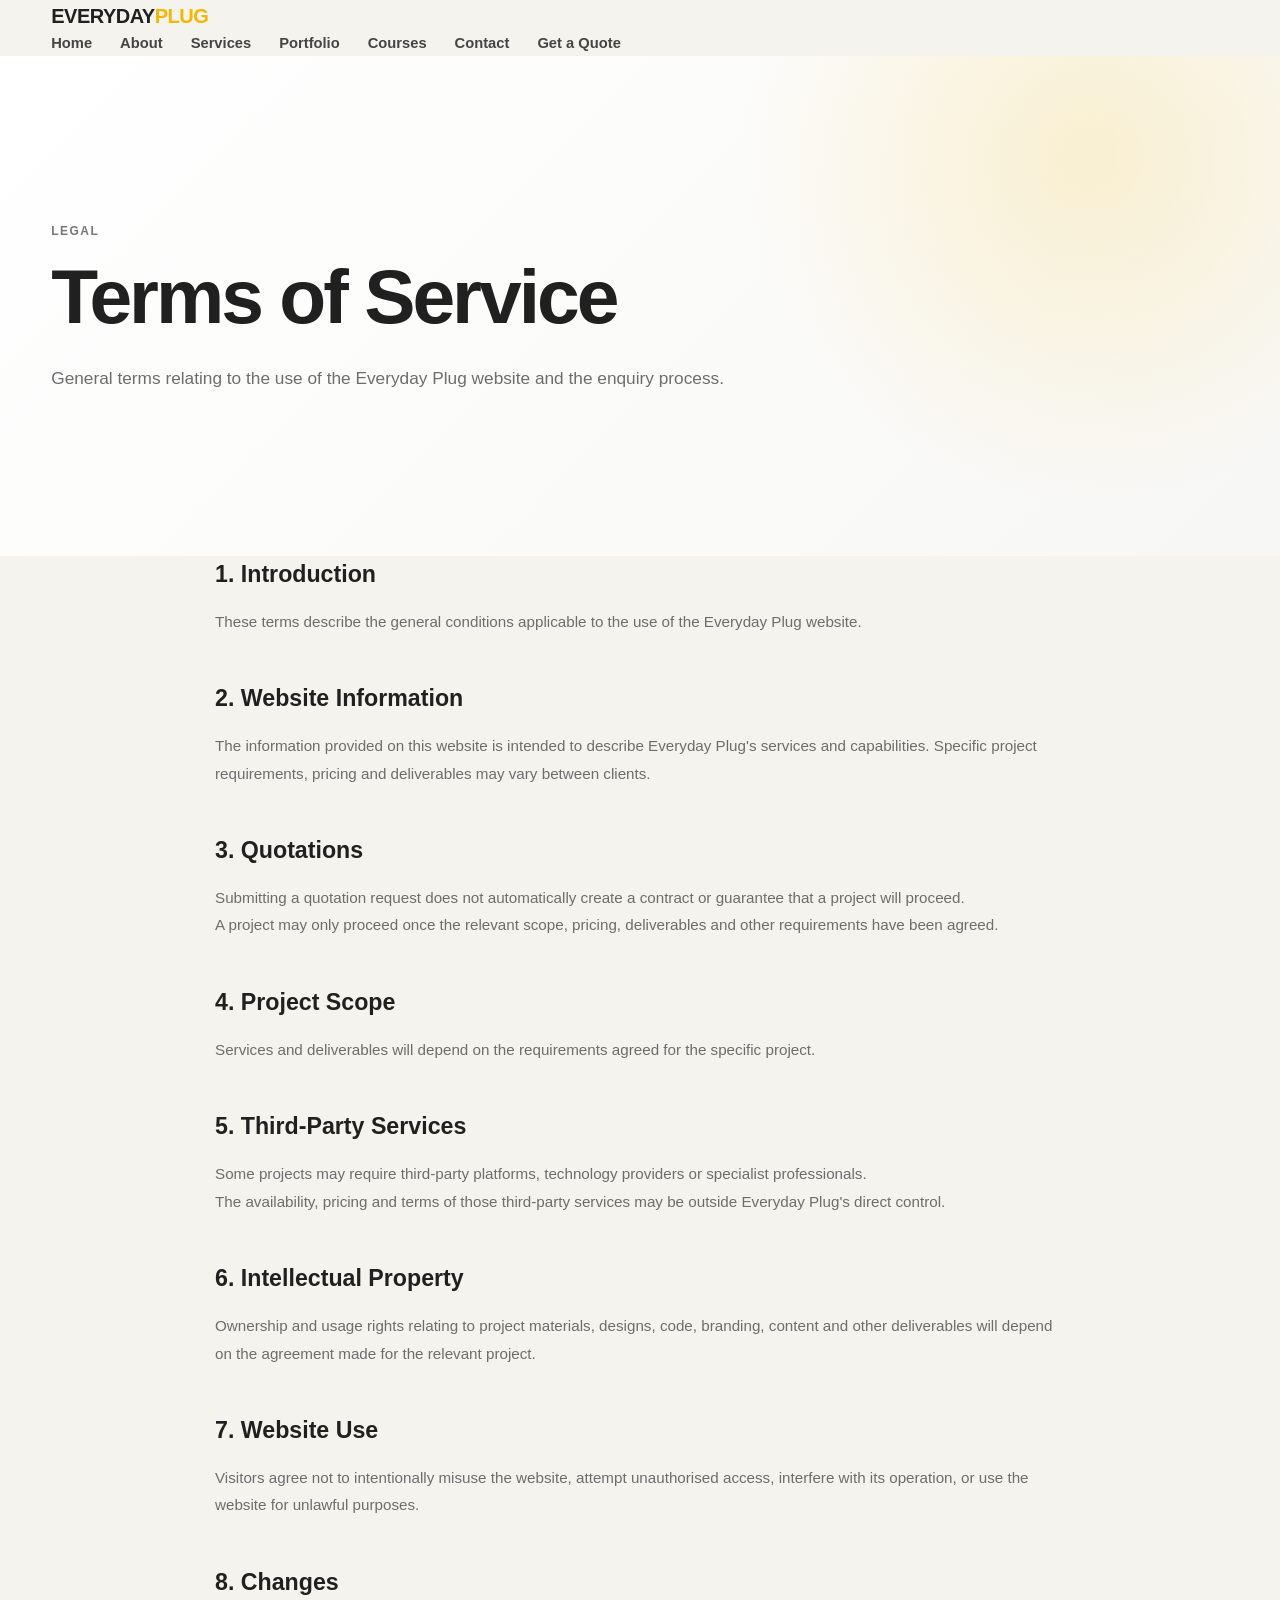
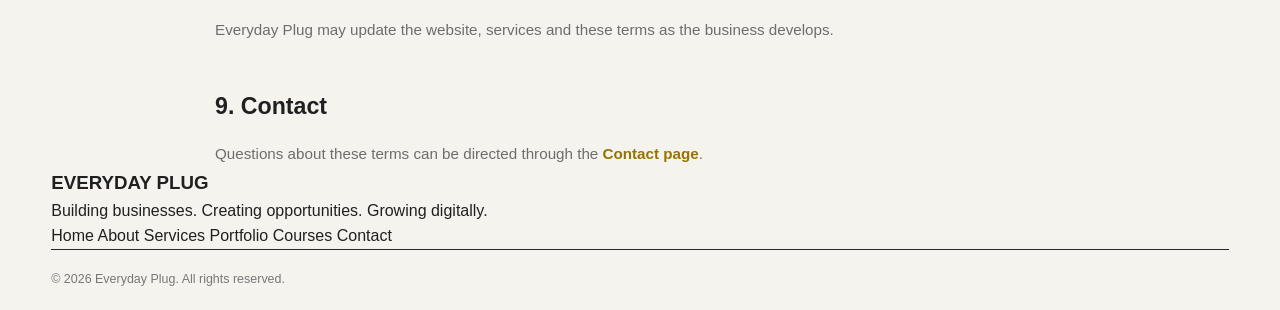
<file: terms.html>
<!DOCTYPE html>
<html lang="en">
<head>
    <meta charset="UTF-8">
    <meta name="viewport" content="width=device-width, initial-scale=1.0">

    <title>Terms of Service | Everyday Plug</title>

    <link rel="stylesheet" href="style.css">
</head>

<body>

<header class="header">

<div class="container header-inner">

<a href="index.html" class="logo">
EVERYDAY<span>PLUG</span>
</a>

<button class="menu-toggle" id="menuToggle">☰</button>

<nav class="navigation" id="navigation">

<a href="index.html">Home</a>
<a href="about.html">About</a>
<a href="services.html">Services</a>
<a href="portfolio.html">Portfolio</a>
<a href="courses.html">Courses</a>
<a href="contact.html">Contact</a>

<a href="quotation.html" class="nav-cta">
Get a Quote
</a>

</nav>

</div>

</header>


<main>

<section class="hero page-hero">

<div class="container">

<span class="eyebrow">LEGAL</span>

<h1>
Terms of Service
</h1>

<p>
General terms relating to the use of the Everyday Plug website
and the enquiry process.
</p>

</div>

</section>


<section class="section legal-section">

<div class="container legal-content">

<h2>1. Introduction</h2>

<p>
These terms describe the general conditions applicable to the
use of the Everyday Plug website.
</p>


<h2>2. Website Information</h2>

<p>
The information provided on this website is intended to describe
Everyday Plug's services and capabilities. Specific project
requirements, pricing and deliverables may vary between clients.
</p>


<h2>3. Quotations</h2>

<p>
Submitting a quotation request does not automatically create a
contract or guarantee that a project will proceed.
</p>

<p>
A project may only proceed once the relevant scope, pricing,
deliverables and other requirements have been agreed.
</p>


<h2>4. Project Scope</h2>

<p>
Services and deliverables will depend on the requirements agreed
for the specific project.
</p>


<h2>5. Third-Party Services</h2>

<p>
Some projects may require third-party platforms, technology
providers or specialist professionals.
</p>

<p>
The availability, pricing and terms of those third-party services
may be outside Everyday Plug's direct control.
</p>


<h2>6. Intellectual Property</h2>

<p>
Ownership and usage rights relating to project materials,
designs, code, branding, content and other deliverables will
depend on the agreement made for the relevant project.
</p>


<h2>7. Website Use</h2>

<p>
Visitors agree not to intentionally misuse the website,
attempt unauthorised access, interfere with its operation,
or use the website for unlawful purposes.
</p>


<h2>8. Changes</h2>

<p>
Everyday Plug may update the website, services and these terms
as the business develops.
</p>


<h2>9. Contact</h2>

<p>
Questions about these terms can be directed through the
<a href="contact.html">Contact page</a>.
</p>

</div>

</section>

</main>


<footer class="footer">

<div class="container footer-inner">

<div>

<h3>EVERYDAY PLUG</h3>

<p>
Building businesses. Creating opportunities.
Growing digitally.
</p>

</div>


<div class="footer-links">

<a href="index.html">Home</a>
<a href="about.html">About</a>
<a href="services.html">Services</a>
<a href="portfolio.html">Portfolio</a>
<a href="courses.html">Courses</a>
<a href="contact.html">Contact</a>

</div>

</div>


<div class="container footer-bottom">

<p>
© 2026 Everyday Plug. All rights reserved.
</p>

</div>

</footer>


<script src="script.js"></script>

</body>
</html>
</file>
<file: style.css>
/* =========================================
   EVERYDAY PLUG
   Main Website Styles
========================================= */

* {
    margin: 0;
    padding: 0;
    box-sizing: border-box;
}

:root {
    --primary: #111111;
    --secondary: #f5b700;
    --accent: #ffd54a;
    --light: #f7f7f5;
    --white: #ffffff;
    --text: #202020;
    --muted: #6d6d6d;
    --border: #e7e7e7;
    --dark-section: #151515;
    --page: #F5F3EE;
}

html {
    scroll-behavior: smooth;
}

body {
    font-family: Arial, Helvetica, sans-serif;
    color: var(--text);
    background: var(--page);
    line-height: 1.6;
}

a {
    color: inherit;
    text-decoration: none;
}

img {
    max-width: 100%;
    display: block;
}

.container {
    width: min(1600px, 92%);
    margin: 0 auto;
}


/* =========================================
   HEADER
========================================= */

.site-header {
    position: sticky;
    top: 0;
    z-index: 1000;
    background: rgba(255, 255, 255, 0.96);
    border-bottom: 1px solid var(--border);
    backdrop-filter: blur(10px);
}

.nav-container {
    min-height: 76px;
    display: flex;
    align-items: center;
    justify-content: space-between;
    gap: 25px;
}

.logo,
.footer-logo {
    font-size: 1.25rem;
    font-weight: 900;
    letter-spacing: -0.5px;
}

.logo span,
.footer-logo span {
    color: var(--secondary);
}

.navigation {
    display: flex;
    align-items: center;
    gap: 28px;
    margin-left: auto;
}

.navigation a {
    font-size: 0.92rem;
    font-weight: 600;
    color: #444;
    transition: 0.3s ease;
}

.navigation a:hover,
.navigation a.active {
    color: var(--primary);
}

.navigation a.active {
    border-bottom: 2px solid var(--secondary);
    padding-bottom: 4px;
}

.nav-button {
    background: var(--primary);
    color: var(--white);
    padding: 11px 18px;
    border-radius: 6px;
    font-size: 0.9rem;
    font-weight: 700;
    transition: 0.3s ease;
}

.nav-button:hover {
    background: var(--secondary);
    color: var(--primary);
}

.menu-toggle {
    display: none;
    border: none;
    background: none;
    font-size: 1.6rem;
    cursor: pointer;
}


/* =========================================
   HERO
========================================= */

.hero {
    min-height: 680px;
    display: flex;
    align-items: center;
    background:
        radial-gradient(circle at 85% 20%, rgba(245, 183, 0, 0.16), transparent 30%),
        linear-gradient(135deg, #ffffff 0%, #f7f7f5 100%);
    overflow: hidden;
}

.hero-content {
    display: grid;
    grid-template-columns: 1.1fr 0.9fr;
    align-items: center;
    gap: 70px;
    padding: 90px 0;
}

.eyebrow,
.section-label {
    display: inline-block;
    font-size: 0.75rem;
    font-weight: 800;
    letter-spacing: 1.5px;
    color: #777;
    margin-bottom: 18px;
}

.hero h1 {
    max-width: 700px;
    font-size: clamp(2.7rem, 6vw, 5.2rem);
    line-height: 0.98;
    letter-spacing: -3px;
    margin-bottom: 28px;
}

.hero h1 span {
    color: var(--secondary);
    display: block;
}

.hero p {
    max-width: 650px;
    color: var(--muted);
    font-size: 1.08rem;
    line-height: 1.8;
}

.hero-buttons {
    display: flex;
    flex-wrap: wrap;
    gap: 14px;
    margin-top: 32px;
}

.btn {
    display: inline-flex;
    align-items: center;
    justify-content: center;
    min-height: 48px;
    padding: 12px 24px;
    border-radius: 6px;
    font-weight: 800;
    font-size: 0.92rem;
    transition: 0.3s ease;
}

.btn-primary {
    background: var(--primary);
    color: var(--white);
}

.btn-primary:hover {
    background: var(--secondary);
    color: var(--primary);
    transform: translateY(-2px);
}

.btn-secondary {
    border: 1px solid #ccc;
    background: var(--white);
}

.btn-secondary:hover {
    border-color: var(--secondary);
    background: var(--secondary);
}

.btn-light {
    background: var(--white);
    color: var(--primary);
}

.btn-light:hover {
    background: var(--secondary);
}

.btn-outline-light {
    border: 1px solid rgba(255,255,255,0.5);
    color: var(--white);
}

.btn-outline-light:hover {
    background: var(--white);
    color: var(--primary);
}


/* =========================================
   HERO TRUST
========================================= */

.hero-trust {
    display: flex;
    gap: 30px;
    margin-top: 45px;
}

.hero-trust div {
    display: flex;
    flex-direction: column;
}

.hero-trust strong {
    font-size: 0.8rem;
    color: var(--secondary);
}

.hero-trust span {
    font-size: 0.82rem;
    font-weight: 700;
    color: #555;
}


/* =========================================
   HERO VISUAL
========================================= */

.hero-visual {
    position: relative;
    min-height: 430px;
    display: flex;
    align-items: center;
    justify-content: center;
}

.hero-logo-image {
    width: 100%;
    max-width: 420px;
    height: auto;
    display: block;
    margin: 0 auto;
}

.main-card {
    width: 330px;
    min-height: 310px;
    padding: 45px;
    display: flex;
    flex-direction: column;
    justify-content: center;
    background: var(--primary);
    color: var(--white);
    border-radius: 18px;
    box-shadow: 0 30px 70px rgba(0,0,0,0.18);
    transform: rotate(-3deg);
}

.card-icon {
    width: 52px;
    height: 52px;
    display: grid;
    place-items: center;
    border-radius: 50%;
    background: var(--secondary);
    color: var(--primary);
    font-size: 1.5rem;
    margin-bottom: 25px;
}

.main-card h3 {
    font-size: 1.8rem;
    line-height: 1.15;
    margin-bottom: 15px;
}

.main-card p {
    color: #ccc;
    font-size: 0.95rem;
}

.floating-card {
    position: absolute;
    background: var(--white);
    padding: 14px 18px;
    border-radius: 9px;
    box-shadow: 0 15px 40px rgba(0,0,0,0.12);
    font-size: 0.85rem;
}

.card-one {
    top: 35px;
    right: 10px;
}

.card-two {
    bottom: 55px;
    left: 0;
}

.card-three {
    bottom: 5px;
    right: 35px;
}


/* =========================================
   INTRO
========================================= */

.intro-section {
    padding: 110px 0;
    background: var(--page);
}

.intro-grid {
    display: grid;
    grid-template-columns: 1fr 1fr;
    gap: 80px;
}

.intro-grid h2,
.section-heading h2,
.portfolio-content h2,
.cta-content h2 {
    font-size: clamp(2rem, 4vw, 3.3rem);
    line-height: 1.1;
    letter-spacing: -1.5px;
}

/* lead sentence: the main message stands out, the rest stays quiet */
.intro-grid > div:last-child p:first-child {
    font-size: 1.35rem;
    line-height: 1.5;
    font-weight: 700;
    color: var(--text);
    border-left: 4px solid var(--secondary);
    padding-left: 22px;
    margin-bottom: 30px;
}


/* =========================================
   SERVICES
========================================= */

.services-section {
    padding: 110px 0;
    background: var(--light);
}

.section-heading {
    max-width: 720px;
    margin-bottom: 55px;
}

.section-heading p {
    color: var(--muted);
    margin-top: 20px;
}

.services-grid {
    display: grid;
    grid-template-columns: repeat(4, 1fr);
    gap: 18px;
}

.services-grid {
    counter-reset: service;
}

.service-card {
    position: relative;
    isolation: isolate;
    counter-increment: service;
    display: flex;
    flex-direction: column;
    min-height: 300px;
    padding: 30px 28px 28px;
    background: var(--white);
    border: 1px solid var(--border);
    border-radius: 14px;
    overflow: hidden;
    transition: transform 0.35s cubic-bezier(.2,.8,.2,1),
                box-shadow 0.35s ease,
                border-color 0.35s ease;
}

/* black panel that floods up, glow follows the mouse */
.service-card::before {
    content: "";
    position: absolute;
    inset: 0;
    z-index: -2;
    background:
        radial-gradient(circle 240px at var(--x, 50%) var(--y, 100%),
            rgba(245, 183, 0, 0.35), transparent 70%),
        #111;
    transform: translateY(101%);
    transition: transform 0.45s cubic-bezier(.2,.8,.2,1);
}

/* big outlined ghost number */
.service-card::after {
    content: counter(service, decimal-leading-zero);
    position: absolute;
    right: 14px;
    bottom: -18px;
    z-index: -1;
    font-size: 6.5rem;
    font-weight: 900;
    line-height: 1;
    letter-spacing: -4px;
    color: transparent;
    -webkit-text-stroke: 1.5px #e6e6e1;
    transition: -webkit-text-stroke-color 0.35s ease,
                transform 0.45s cubic-bezier(.2,.8,.2,1);
}

.service-card:hover {
    transform: translateY(-10px) scale(1.02);
    border-color: var(--secondary);
    box-shadow: 0 30px 60px rgba(0, 0, 0, 0.22),
                0 0 0 4px rgba(245, 183, 0, 0.18);
}

.service-card:hover::before {
    transform: translateY(0);
}

.service-card:hover::after {
    -webkit-text-stroke-color: var(--secondary);
    transform: translateY(-14px) scale(1.06);
}

/* icon badge */
.service-icon {
    width: 58px;
    height: 58px;
    display: grid;
    place-items: center;
    margin-bottom: 24px;
    font-size: 1.7rem;
    background: #fff4cc;
    border-radius: 16px;
    transition: background 0.3s ease, box-shadow 0.3s ease;
}

.service-card:hover .service-icon {
    background: var(--secondary);
    box-shadow: 0 10px 25px rgba(245, 183, 0, 0.45);
    animation: iconPop 0.55s ease;
}

@keyframes iconPop {
    0%   { transform: scale(1) rotate(0); }
    40%  { transform: scale(1.25) rotate(-12deg); }
    70%  { transform: scale(0.95) rotate(6deg); }
    100% { transform: scale(1.08) rotate(-4deg); }
}

/* text */
.service-card h3 {
    font-size: 1.2rem;
    font-weight: 800;
    letter-spacing: -0.3px;
    margin-bottom: 12px;
    color: var(--primary);
    transition: color 0.3s ease;
}

.service-card p {
    color: var(--muted);
    font-size: 0.9rem;
    line-height: 1.7;
    transition: color 0.3s ease;
}

.service-card:hover h3 {
    color: var(--white);
}

.service-card:hover p {
    color: #c9c9c9;
}

/* link */
.service-card a {
    align-self: flex-start;
    margin-top: auto;
    padding-top: 20px;
    font-size: 0.85rem;
    font-weight: 800;
    color: var(--primary);
    transition: color 0.3s ease, transform 0.3s ease;
}

.service-card:hover a {
    color: var(--secondary);
}

.service-card a:hover {
    color: var(--accent);
    transform: translateX(8px);
}

@media (prefers-reduced-motion: reduce) {
    .service-card,
    .service-card::before,
    .service-card::after {
        transition: none;
    }
    .service-card:hover .service-icon {
        animation: none;
    }
}


/* =========================================
   PROCESS
========================================= */

.process-section {
    padding: 110px 0;
}

.process-grid {
    display: grid;
    grid-template-columns: repeat(4, 1fr);
    border-top: 1px solid var(--border);
}

.process-step {
    padding: 35px 25px 20px 0;
    border-right: 1px solid var(--border);
    margin-right: 25px;
}

.process-step:last-child {
    border-right: none;
}

.process-step span {
    color: var(--secondary);
    font-weight: 900;
    font-size: 0.85rem;
}

.process-step h3 {
    margin: 15px 0 10px;
}

.process-step p {
    color: var(--muted);
    font-size: 0.9rem;
}


/* =========================================
   PORTFOLIO
========================================= */

.portfolio-section {
    padding: 100px 0;
    background: #eeeeeb;
}

.portfolio-content {
    display: flex;
    justify-content: space-between;
    align-items: center;
    gap: 40px;
}

.portfolio-content p {
    margin-top: 18px;
    color: var(--muted);
}


/* =========================================
   CTA
========================================= */

.cta-section {
    padding: 120px 0;
    background: var(--dark-section);
    color: var(--white);
    text-align: center;
}

.cta-content {
    max-width: 850px;
}

.cta-content .section-label {
    color: #aaa;
}

.cta-content h2 {
    max-width: 800px;
    margin: 0 auto;
}

.cta-content p {
    max-width: 600px;
    margin: 20px auto 0;
    color: #bcbcbc;
}

.cta-content .hero-buttons {
    justify-content: center;
}


/* =========================================
   FOOTER
========================================= */

.site-footer {
    background: #0d0d0d;
    color: var(--white);
}

.footer-grid {
    display: grid;
    grid-template-columns: 2fr 1fr 1fr;
    gap: 70px;
    padding: 70px 0;
}

.footer-logo {
    display: inline-block;
    margin-bottom: 18px;
}

.footer-grid p {
    max-width: 420px;
    color: #999;
    font-size: 0.9rem;
}

.footer-grid h4 {
    margin-bottom: 18px;
}

.footer-grid > div:not(:first-child) a {
    display: block;
    color: #aaa;
    font-size: 0.88rem;
    margin-bottom: 9px;
}

.footer-grid a:hover {
    color: var(--secondary);
}

.footer-bottom {
    border-top: 1px solid #292929;
    padding: 20px 0;
}

.footer-bottom .container {
    display: flex;
    justify-content: space-between;
    gap: 20px;
}

.footer-bottom p,
.footer-bottom a {
    color: #777;
    font-size: 0.78rem;
}

.footer-bottom div div {
    display: flex;
    gap: 18px;
}


/* =========================================
   RESPONSIVE
========================================= */

@media (max-width: 950px) {

    .navigation {
        gap: 15px;
    }

    .services-grid {
        grid-template-columns: repeat(2, 1fr);
    }

    .hero-content {
        gap: 40px;
    }

    .hero h1 {
        font-size: 3.5rem;
    }

}


@media (max-width: 780px) {

    .nav-container {
        position: relative;
    }

    .menu-toggle {
        display: block;
        margin-left: auto;
    }

    .nav-button {
        display: none;
    }

    .navigation {
        display: none;
        position: absolute;
        top: 76px;
        left: 0;
        right: 0;
        background: var(--white);
        border-bottom: 1px solid var(--border);
        padding: 20px;
        flex-direction: column;
        align-items: flex-start;
        gap: 18px;
    }

    .navigation.open {
        display: flex;
    }

    .hero {
        min-height: auto;
    }

    .hero-content {
        grid-template-columns: 1fr;
        padding: 75px 0;
    }

    .hero h1 {
        font-size: clamp(2.8rem, 12vw, 4rem);
    }

    .hero-visual {
        min-height: 360px;
    }

    .intro-grid {
        grid-template-columns: 1fr;
        gap: 35px;
    }

    .process-grid {
        grid-template-columns: 1fr 1fr;
    }

    .process-step {
        border-bottom: 1px solid var(--border);
        padding-bottom: 30px;
        margin-bottom: 10px;
    }

    .portfolio-content {
        flex-direction: column;
        align-items: flex-start;
    }

    .footer-grid {
        grid-template-columns: 1fr 1fr;
    }

}


@media (max-width: 520px) {

    .hero-content {
        padding: 55px 0;
    }

    .hero h1 {
        letter-spacing: -2px;
    }

    .hero-trust {
        gap: 18px;
        flex-wrap: wrap;
    }

    .hero-visual {
        min-height: 330px;
    }

    .main-card {
        width: 270px;
        min-height: 280px;
        padding: 30px;
    }

    .floating-card {
        font-size: 0.75rem;
        padding: 10px 12px;
    }

    .services-grid {
        grid-template-columns: 1fr;
    }

    .process-grid {
        grid-template-columns: 1fr;
    }

    .process-step {
        border-right: none;
    }

    .footer-grid {
        grid-template-columns: 1fr;
        gap: 35px;
    }

    .footer-bottom .container {
        flex-direction: column;
    }

    .hero-buttons {
        flex-direction: column;
        align-items: stretch;
    }

    .btn {
        width: 100%;
    }
}
/* =========================================
   INNER PAGE HERO
========================================= */

.page-hero {
    min-height: 500px;
}

.page-hero .container {
    padding: 80px 0;
}

.page-hero h1 {
    max-width: 800px;
}

.page-hero p {
    max-width: 700px;
}
/* =========================================
   PORTFOLIO
========================================= */

.portfolio-grid {
    display: grid;
    grid-template-columns: repeat(2, 1fr);
    gap: 30px;
}

.portfolio-card {
    background: var(--white);
    border: 1px solid var(--border);
    border-radius: 12px;
    overflow: hidden;
    transition: 0.3s ease;
}

.portfolio-card:hover {
    transform: translateY(-6px);
    box-shadow: 0 20px 45px rgba(0,0,0,0.08);
}

.portfolio-image {
    min-height: 280px;
}

.portfolio-placeholder {
    background:
        linear-gradient(
            135deg,
            #111111,
            #2b2b2b
        );
    color: var(--secondary);
    display: flex;
    align-items: center;
    justify-content: center;
    font-weight: 900;
    letter-spacing: 2px;
}

.portfolio-info {
    padding: 28px;
}

.portfolio-category {
    font-size: 0.72rem;
    font-weight: 800;
    letter-spacing: 1.2px;
    color: #888;
}

.portfolio-info h3 {
    font-size: 1.35rem;
    margin: 10px 0;
}

.portfolio-info p {
    color: var(--muted);
    font-size: 0.9rem;
}

.portfolio-info a {
    display: inline-block;
    margin-top: 20px;
    font-size: 0.85rem;
    font-weight: 800;
}

.portfolio-info a:hover {
    color: #b38300;
}


@media (max-width: 650px) {

    .portfolio-grid {
        grid-template-columns: 1fr;
    }

    .portfolio-image {
        min-height: 220px;
    }

}
/* =========================================
   COURSES
========================================= */

.course-status {
    display: inline-block;
    margin-top: 20px;
    padding: 6px 10px;
    border-radius: 4px;
    background: #f5f5f5;
    color: #777;
    font-size: 0.7rem;
    font-weight: 800;
    letter-spacing: 0.8px;
    text-transform: uppercase;
}
/* =========================================
   CONTACT PAGE
========================================= */

.contact-layout {
    display: grid;
    grid-template-columns: 0.9fr 1.1fr;
    gap: 70px;
    align-items: start;
}

.contact-info h2,
.contact-form-card h2 {
    font-size: 2.3rem;
    margin: 15px 0;
}

.contact-info > p {
    color: var(--muted);
    line-height: 1.8;
    max-width: 550px;
}

.contact-points {
    margin-top: 40px;
}

.contact-point {
    display: flex;
    gap: 20px;
    margin-bottom: 30px;
}

.contact-icon {
    min-width: 42px;
    height: 42px;
    display: flex;
    align-items: center;
    justify-content: center;
    background: var(--secondary);
    color: #111;
    font-size: 0.75rem;
    font-weight: 900;
    border-radius: 50%;
}

.contact-point h3 {
    margin: 0 0 6px;
    font-size: 1rem;
}

.contact-point p {
    margin: 0;
    color: var(--muted);
    line-height: 1.6;
    font-size: 0.9rem;
}

.contact-form-card {
    background: var(--white);
    border: 1px solid var(--border);
    padding: 40px;
    border-radius: 14px;
    box-shadow: 0 15px 45px rgba(0,0,0,0.05);
}

.form-intro {
    color: var(--muted);
    line-height: 1.7;
    margin-bottom: 30px;
}

.form-row {
    display: grid;
    grid-template-columns: 1fr 1fr;
    gap: 20px;
}

.form-group {
    margin-bottom: 20px;
}

.form-group label {
    display: block;
    margin-bottom: 8px;
    font-size: 0.82rem;
    font-weight: 800;
}

.form-group input,
.form-group select,
.form-group textarea {
    width: 100%;
    padding: 14px 15px;
    border: 1px solid var(--border);
    border-radius: 7px;
    background: #fff;
    color: var(--text);
    font-family: inherit;
    font-size: 0.9rem;
    outline: none;
    transition: 0.2s ease;
    box-sizing: border-box;
}

.form-group textarea {
    resize: vertical;
}

.form-group input:focus,
.form-group select:focus,
.form-group textarea:focus {
    border-color: var(--secondary);
    box-shadow: 0 0 0 3px rgba(245,183,0,0.12);
}

.form-note {
    margin-top: 15px;
    color: var(--muted);
    font-size: 0.75rem;
    line-height: 1.5;
}

@media (max-width: 800px) {

    .contact-layout {
        grid-template-columns: 1fr;
        gap: 45px;
    }

    .form-row {
        grid-template-columns: 1fr;
        gap: 0;
    }

    .contact-form-card {
        padding: 25px;
    }

    .contact-info h2,
    .contact-form-card h2 {
        font-size: 1.9rem;
    }

}
/* =========================================
   QUOTATION PAGE
========================================= */

.light-section {
    background: var(--light);
}

.quote-layout {
    display: grid;
    grid-template-columns: 0.8fr 1.2fr;
    gap: 70px;
    align-items: start;
}

.quote-intro h2 {
    font-size: 2.4rem;
    margin: 15px 0;
}

.quote-intro > p {
    color: var(--muted);
    line-height: 1.8;
    max-width: 500px;
}

.quote-note {
    margin-top: 40px;
    padding: 25px;
    background: var(--white);
    border-left: 4px solid var(--secondary);
}

.quote-note strong {
    display: block;
    margin-bottom: 10px;
}

.quote-note p {
    margin: 0;
    color: var(--muted);
    font-size: 0.88rem;
    line-height: 1.7;
}

.quote-form-card {
    background: var(--white);
    border: 1px solid var(--border);
    padding: 40px;
    border-radius: 14px;
    box-shadow: 0 15px 45px rgba(0,0,0,0.05);
}

@media (max-width: 800px) {

    .quote-layout {
        grid-template-columns: 1fr;
        gap: 45px;
    }

    .quote-form-card {
        padding: 25px;
    }

    .quote-intro h2 {
        font-size: 2rem;
    }

}
/* =========================================
   PORTFOLIO STATUS
========================================= */

.portfolio-placeholder > div {
    text-align: center;
}

.portfolio-placeholder span {
    display: block;
    font-size: 0.7rem;
    opacity: 0.7;
    letter-spacing: 2px;
    margin-bottom: 8px;
}

.portfolio-placeholder strong {
    display: block;
    font-size: 1.4rem;
    letter-spacing: 1px;
}

.portfolio-status {
    display: inline-block;
    margin-top: 20px;
    padding: 7px 10px;
    background: #f5f5f5;
    color: #777;
    font-size: 0.68rem;
    font-weight: 800;
    letter-spacing: 0.7px;
}

.light-heading h2,
.light-heading p {
    color: var(--white);
}

.dark-card {
    background: #202020;
    border-color: #333;
}

.dark-card h3 {
    color: var(--white);
}

.dark-card p {
    color: #aaa;
}

.dark-card span {
    color: var(--secondary);
}
/* =========================================
   LEGAL PAGES
========================================= */

.legal-content {
    max-width: 850px;
}

.legal-content h2 {
    margin-top: 45px;
    margin-bottom: 15px;
    font-size: 1.45rem;
}

.legal-content h2:first-child {
    margin-top: 0;
}

.legal-content p,
.legal-content li {
    color: var(--muted);
    line-height: 1.8;
    font-size: 0.95rem;
}

.legal-content ul {
    padding-left: 25px;
}

.legal-content a {
    color: #9a7200;
    font-weight: 700;
}


/* =========================================
   GENTLE FADE-IN
========================================= */

/* hero: plays once when the page loads */
.page-hero .eyebrow,
.page-hero h1,
.page-hero p {
    animation: fadeUp 0.8s ease both;
}

.page-hero h1 {
    animation-delay: 0.12s;
}

.page-hero p {
    animation-delay: 0.26s;
}

@keyframes fadeUp {
    from {
        opacity: 0;
        transform: translateY(22px);
    }
    to {
        opacity: 1;
        transform: none;
    }
}

/* scroll fade-in (script.js adds these classes) */
.fade-in {
    opacity: 0;
    transform: translateY(24px);
    transition: opacity 0.8s ease, transform 0.8s ease;
}

.fade-in.visible {
    opacity: 1;
    transform: none;
}

@media (prefers-reduced-motion: reduce) {
    .page-hero .eyebrow,
    .page-hero h1,
    .page-hero p {
        animation: none;
    }

    .fade-in {
        opacity: 1;
        transform: none;
        transition: none;
    }
}


/* =========================================
   HOME PAGE: DARK HERO
========================================= */

.hero-dark {
    flex-direction: column;
    align-items: stretch;
    justify-content: space-between;
    min-height: 620px;
    background: #000;
    color: var(--white);
}

.hero-dark .hero-content {
    width: min(1600px, 92%);
    margin: 0 auto;
    flex: 1;
    padding: 60px 0 40px;
}

.hero-dark .eyebrow {
    color: var(--secondary);
}

.hero-dark h1 {
    max-width: 760px;
    color: var(--white);
    font-size: clamp(2.4rem, 4.6vw, 4rem);
    line-height: 1.1;
    letter-spacing: -2px;
}

.hero-dark h1 span {
    display: inline-block;
    margin-top: 10px;
    padding: 0 10px;
    background: var(--secondary);
    color: var(--primary);
}

.hero-dark p {
    color: #bbbbbb;
}

.hero-dark .btn-primary {
    background: var(--secondary);
    color: var(--primary);
}

.hero-dark .btn-primary:hover {
    background: var(--white);
}

.hero-dark .btn-secondary {
    background: transparent;
    border: 1px solid #666;
    color: var(--white);
}

.hero-dark .btn-secondary:hover {
    background: var(--white);
    border-color: var(--white);
    color: var(--primary);
}

.hero-dark .hero-logo-image {
    max-width: 440px;
}

/* "What do you need?" row */
.hero-helper {
    display: flex;
    flex-wrap: wrap;
    align-items: center;
    gap: 14px;
    padding: 28px 0;
    border-top: 1px solid #2a2a2a;
}

.helper-label {
    margin-right: 10px;
    font-size: 0.75rem;
    font-weight: 800;
    letter-spacing: 1.5px;
    color: #aaaaaa;
}

.helper-chip {
    padding: 12px 20px;
    border: 1px solid #555;
    border-radius: 999px;
    color: var(--white);
    font-size: 0.9rem;
    font-weight: 800;
    transition: 0.3s ease;
}

.helper-chip:hover {
    background: var(--secondary);
    border-color: var(--secondary);
    color: var(--primary);
}

@media (max-width: 780px) {
    .hero-dark .hero-logo-image {
        max-width: 300px;
    }
}


/* =========================================
   HOME PAGE: SPINNING GLOBE LOGO
========================================= */

.hero-logo-spin {
    position: relative;
    width: 100%;
    max-width: 440px;
    margin: 0 auto;
    aspect-ratio: 1000 / 923;
    filter: drop-shadow(0 0 40px rgba(245, 183, 0, 0.15));
}

.hero-logo-spin img {
    position: absolute;
    inset: 0;
    width: 100%;
    height: 100%;
    object-fit: contain;
}

/* only the globe turns; the lettering stays still */
.hero-logo-spin .logo-globe {
    transform-origin: 50.06% 53.28%;
    animation: globeSpin 30s linear infinite;
}

@keyframes globeSpin {
    to {
        transform: rotate(360deg);
    }
}

@media (max-width: 780px) {
    .hero-logo-spin {
        max-width: 300px;
    }
}

@media (prefers-reduced-motion: reduce) {
    .hero-logo-spin .logo-globe {
        animation: none;
    }
}


/* the turning globe is drawn on a canvas, sitting over the lettering */
.hero-logo-spin canvas {
    position: absolute;
    inset: 0;
    width: 100%;
    height: 100%;
}


/* =========================================
   HOME PAGE: FOUR PILLARS
========================================= */

.pillars {
    display: flex;
    gap: 18px;
}

.pillar {
    flex: 1;
    min-height: 300px;
    padding: 28px;
    background: var(--white);
    border: 1px solid var(--border);
    border-radius: 14px;
    transition: flex 0.5s cubic-bezier(.2,.8,.2,1),
                background 0.3s ease,
                border-color 0.3s ease;
}

.pillar:not(.active):hover {
    border-color: var(--secondary);
}

.pillar-toggle {
    display: block;
    width: 100%;
    padding: 0;
    border: 0;
    background: none;
    text-align: left;
    font: inherit;
    color: inherit;
    cursor: pointer;
}

.pillar-toggle:focus-visible {
    outline: 2px solid var(--secondary);
    outline-offset: 6px;
}

.pillar-icon {
    display: flex;
    align-items: center;
    justify-content: center;
    width: 48px;
    height: 48px;
    margin-bottom: 22px;
    background: #fff4cc;
    border-radius: 12px;
    transition: background 0.3s ease;
}

.pillar-icon svg {
    width: 24px;
    height: 24px;
    fill: none;
    stroke: var(--primary);
    stroke-width: 2;
}

.pillar-title {
    display: block;
    margin-bottom: 10px;
    font-size: 1.25rem;
    font-weight: 800;
}

.pillar p {
    color: var(--muted);
    font-size: 0.9rem;
    line-height: 1.7;
    transition: color 0.3s ease;
}

/* the services inside a pillar, hidden until it is open */
.pillar-list {
    list-style: none;
    max-height: 0;
    margin-top: 18px;
    overflow: hidden;
    opacity: 0;
    transition: max-height 0.4s ease, opacity 0.4s ease;
}

.pillar-list a {
    display: block;
    padding: 6px 0;
    font-size: 0.9rem;
    font-weight: 800;
    color: var(--secondary);
}

.pillar-list a:hover {
    color: var(--white);
}

/* the open pillar */
.pillar.active {
    flex: 1.7;
    background: var(--primary);
    border-color: var(--primary);
    color: var(--white);
}

.pillar.active p {
    color: #cccccc;
}

.pillar.active .pillar-icon {
    background: var(--secondary);
}

.pillar.active .pillar-list {
    max-height: 220px;
    opacity: 1;
}

@media (max-width: 950px) {
    .pillars {
        flex-direction: column;
    }

    .pillar {
        flex: none;
        min-height: 0;
    }
}

@media (prefers-reduced-motion: reduce) {
    .pillar,
    .pillar-list {
        transition: none;
    }
}


/* =========================================
   HOME PAGE: HOW WE WORK
========================================= */

.how-section {
    padding: 110px 0;
    background: var(--page);
}

.steps {
    display: grid;
    grid-template-columns: repeat(4, 1fr);
    gap: 28px;
}

.step {
    position: relative;
    padding-top: 26px;
    border-top: 4px solid #e2e2dd;
}

/* the yellow line that fills in */
.step::before {
    content: "";
    position: absolute;
    top: -4px;
    left: 0;
    width: 100%;
    height: 4px;
    background: var(--secondary);
    transform-origin: left;
    transition: transform 0.8s cubic-bezier(.2,.8,.2,1);
}

/* the script switches this on, so the page still works without it */
.steps.js .step::before {
    transform: scaleX(0);
}

.steps.js .step.in::before {
    transform: scaleX(1);
}

.step-number {
    display: inline-block;
    padding: 3px 9px;
    background: var(--secondary);
    color: var(--primary);
    border-radius: 4px;
    font-size: 0.8rem;
    font-weight: 900;
}

.step h3 {
    margin: 14px 0 10px;
    font-size: 1.3rem;
}

.step p {
    color: var(--muted);
    font-size: 0.92rem;
    line-height: 1.7;
}

@media (max-width: 950px) {
    .steps {
        grid-template-columns: 1fr 1fr;
    }
}

@media (max-width: 520px) {
    .steps {
        grid-template-columns: 1fr;
    }
}

@media (prefers-reduced-motion: reduce) {
    .step::before {
        transition: none;
    }
}


/* =========================================
   HOME PAGE: ROTATING WORD
========================================= */

.hero-dark .rotator-line {
    font-size: clamp(1.3rem, 2.4vw, 1.9rem);
    font-weight: 700;
    color: var(--white);
    margin-top: 6px;
}

.rotator {
    display: inline-block;
    height: 1.35em;
    line-height: 1.35;
    overflow: hidden;
    vertical-align: bottom;
    margin-left: 6px;
    padding: 0 12px;
    background: var(--secondary);
    color: var(--primary);
}

#rotator-word {
    display: block;
    transition: transform 0.5s cubic-bezier(.2,.8,.2,1);
}


/* =========================================
   HOME PAGE: JOHANNESBURG BACKGROUND
   (hero to Our work)
========================================= */

.city-bg {
    position: relative;
    background: #111111 url("jhb-bg.jpg") center bottom / cover no-repeat;
    background-attachment: fixed;
}

.city-bg::before {
    content: "";
    position: absolute;
    inset: 0;
    background: rgba(0, 0, 0, 0.62);
}

.city-bg > section {
    position: relative;
    background: transparent;
}

.city-bg .section-label {
    color: var(--secondary);
}

.city-bg .section-heading h2,
.city-bg .portfolio-content h2 {
    color: var(--white);
}

.city-bg .section-heading p,
.city-bg .portfolio-content p {
    color: #eeeeee;
}

.city-bg .pillar {
    background: rgba(255, 255, 255, 0.12);
    border-color: rgba(255, 255, 255, 0.28);
    color: var(--white);
}

.city-bg .pillar p {
    color: #eeeeee;
}

.city-bg .pillar.active {
    background: var(--primary);
    border-color: var(--primary);
}

.city-bg .pillar.active p {
    color: #cccccc;
}

.city-bg .step {
    border-top-color: rgba(255, 255, 255, 0.3);
}

.city-bg .step h3 {
    color: var(--white);
}

.city-bg .step p {
    color: #eeeeee;
}

.city-bg .btn-primary {
    background: var(--secondary);
    color: var(--primary);
}

.city-bg .btn-primary:hover {
    background: var(--white);
}

/* phones do not support a fixed background well */
@media (max-width: 950px) {
    .city-bg {
        background-attachment: scroll;
    }
}


/* =========================================
   MOBILE VIEW (phones and small tablets)
========================================= */

@media (max-width: 950px) {

    /* the photo stays in view while you scroll (works on iPhones too) */
    .city-bg {
        background: #111111;
        clip-path: inset(0);
    }

    .city-bg::before {
        display: block;
        inset: auto;
        top: 0;
        position: sticky;
        height: 100vh;
        height: 100svh;
        margin-bottom: -100vh;
        margin-bottom: -100svh;
        z-index: 0;
        background:
            linear-gradient(rgba(0, 0, 0, 0.62), rgba(0, 0, 0, 0.62)),
            url("jhb-bg.jpg") center bottom / cover no-repeat;
    }
}

@media (max-width: 780px) {

    /* hero: the turning globe leads, then the message */
    .city-bg .hero-dark {
        min-height: 0;
    }

    .hero-dark .hero-content {
        padding: 36px 0 54px;
        gap: 26px;
    }

    .hero-dark .hero-logo-spin {
        order: -1;
        max-width: 230px;
    }

    .hero-dark h1 {
        font-size: clamp(2.1rem, 9.5vw, 2.7rem);
        line-height: 1.08;
        letter-spacing: -1.2px;
    }

    .hero-dark .rotator-line {
        font-size: 1.3rem;
        margin-top: 16px;
    }

    .hero-dark .hero-buttons {
        margin-top: 26px;
    }

    .hero-dark .btn-primary {
        min-height: 54px;
        font-size: 1rem;
        box-shadow: 0 10px 28px rgba(245, 183, 0, 0.28);
    }

    /* sections: tighter spacing, easier to scroll */
    .city-bg .services-section,
    .city-bg .how-section,
    .city-bg .portfolio-section {
        padding: 64px 0;
    }

    .city-bg .section-heading {
        margin-bottom: 32px;
    }

    .city-bg .section-heading h2,
    .city-bg .portfolio-content h2 {
        font-size: clamp(1.7rem, 7.5vw, 2.1rem);
        letter-spacing: -1px;
    }

    /* pillars: soft glass cards */
    .city-bg .pillar {
        padding: 22px;
        border-radius: 16px;
        -webkit-backdrop-filter: blur(6px);
        backdrop-filter: blur(6px);
    }

    .city-bg .pillar.active {
        -webkit-backdrop-filter: none;
        backdrop-filter: none;
    }

    /* how we work: glass tiles with the yellow line on top */
    .steps {
        gap: 20px;
    }

    .city-bg .step {
        padding: 26px 22px 22px;
        background: rgba(255, 255, 255, 0.08);
    }

    /* our work: full-width button */
    .city-bg .portfolio-content {
        gap: 24px;
    }

    .city-bg .portfolio-content .btn {
        width: 100%;
        min-height: 54px;
    }
}
</file>
